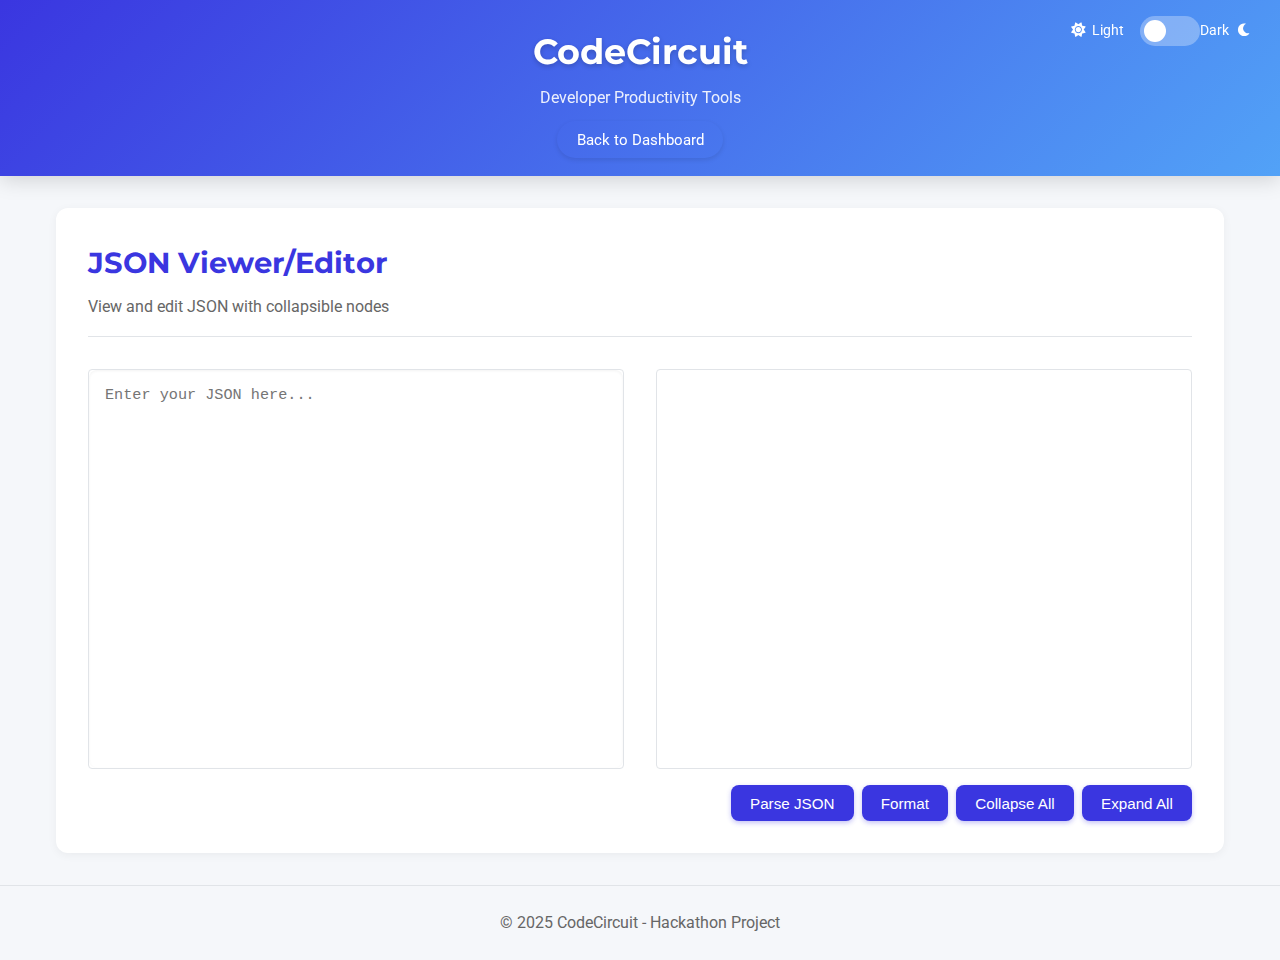
<file: tools/json-viewer/index.html>
<!DOCTYPE html>
<html lang="en">
<head>
    <meta charset="UTF-8">
    <meta name="viewport" content="width=device-width, initial-scale=1.0">
    <title>JSON Viewer/Editor - CodeCircuit</title>
    <link rel="stylesheet" href="../../styles/animations.css">
    <link rel="stylesheet" href="../../styles/main.css">
    <link rel="stylesheet" href="styles/json-viewer.css">
    <link rel="stylesheet" href="https://cdnjs.cloudflare.com/ajax/libs/font-awesome/6.0.0/css/all.min.css">
    <link rel="preconnect" href="https://fonts.googleapis.com">
    <link rel="preconnect" href="https://fonts.gstatic.com" crossorigin>
    <link href="https://fonts.googleapis.com/css2?family=Montserrat:wght@400;500;600;700&family=Roboto:wght@300;400;500;700&display=swap" rel="stylesheet">
</head>
<body>
    <header>
        <div class="logo">
            <h1>CodeCircuit</h1>
            <p>Developer Productivity Tools</p>
        </div>
        <div class="theme-switch-container">
            <span class="theme-label">
                <i class="fas fa-sun theme-icon"></i>
                <span class="theme-text">Light</span>
            </span>
            <label class="theme-switch">
                <input type="checkbox" id="theme-toggle">
                <span class="slider"></span>
            </label>
            <span class="theme-label">
                <span class="theme-text">Dark</span>
                <i class="fas fa-moon theme-icon"></i>
            </span>
        </div>
        <nav>
            <ul>
                <li><a href="../../index.html">Back to Dashboard</a></li>
            </ul>
        </nav>
    </header>

    <main>
        <!-- JSON Viewer -->
        <section class="tool-section active" id="json-viewer">
            <div class="tool-header">
                <h2>JSON Viewer/Editor</h2>
                <p>View and edit JSON with collapsible nodes</p>
            </div>
            <div class="tool-content">
                <div class="json-container">
                    <div class="json-editor">
                        <textarea id="json-input" placeholder="Enter your JSON here..."></textarea>
                    </div>
                    <div class="json-viewer">
                        <div id="json-output"></div>
                    </div>
                </div>
                <div class="json-controls">
                    <button id="parse-json-btn">Parse JSON</button>
                    <button id="format-json-btn">Format</button>
                    <button id="collapse-json-btn">Collapse All</button>
                    <button id="expand-json-btn">Expand All</button>
                </div>
            </div>
        </section>
    </main>

    <footer>
        <p>&copy; 2025 CodeCircuit - Hackathon Project</p>
    </footer>

    <script src="../../scripts/theme-switcher.js"></script>
    <script src="../../scripts/style-helpers.js"></script>
    <script src="scripts/json-viewer.js"></script>
</body>
</html>
</file>
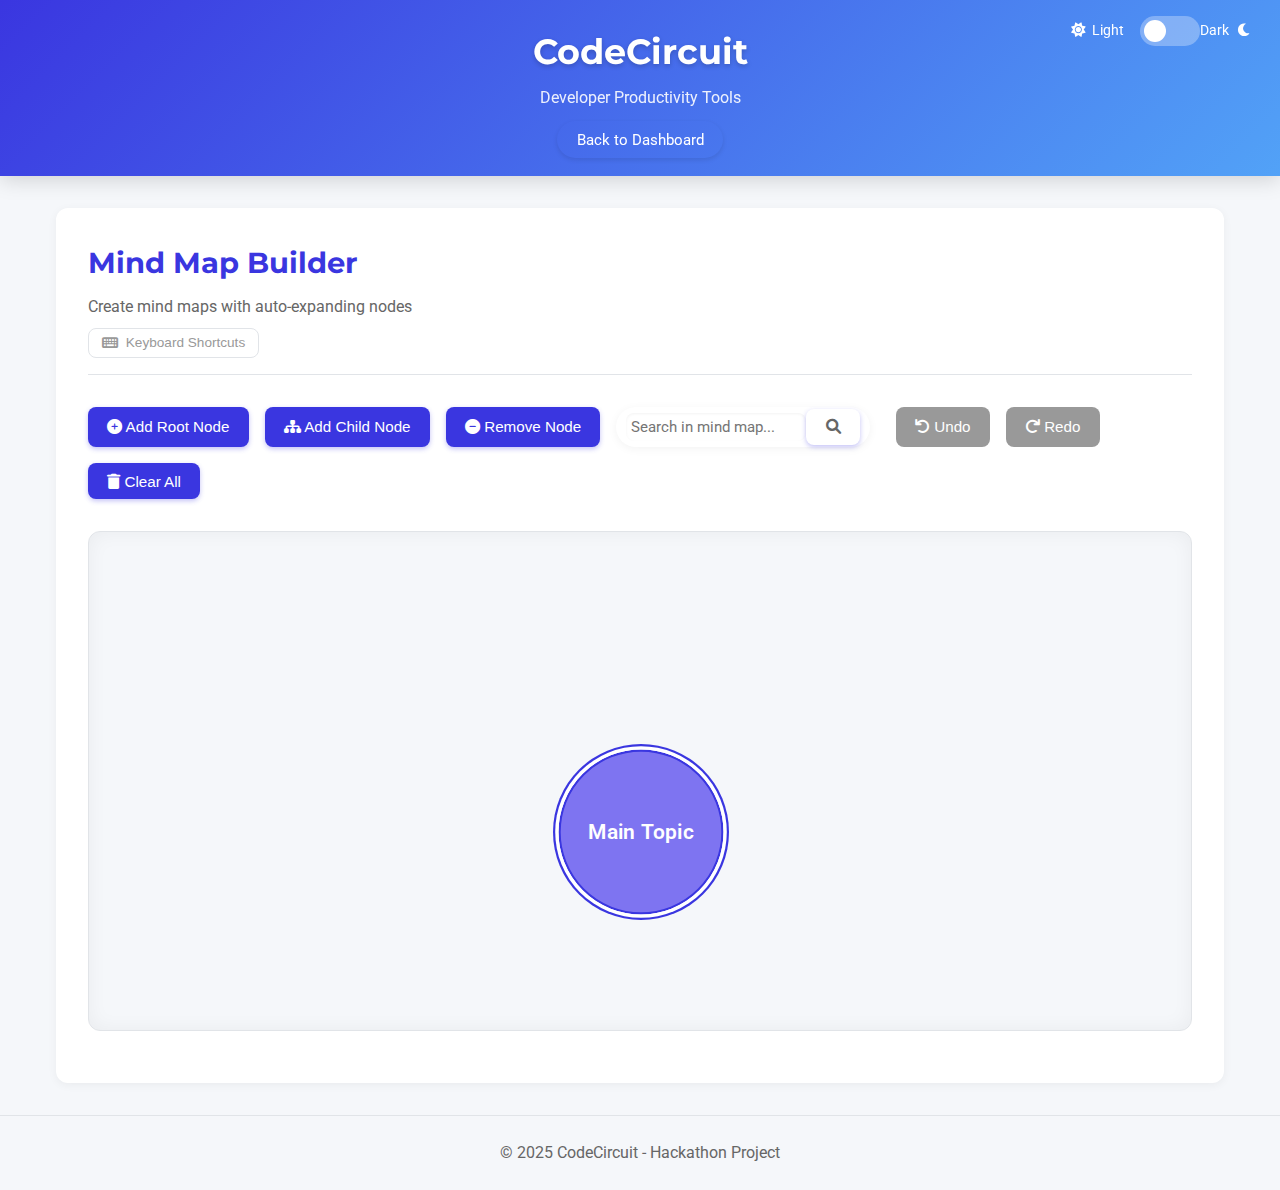
<file: tools/mindmap/index.html>
<!DOCTYPE html>
<html lang="en">
<head>
    <meta charset="UTF-8">
    <meta name="viewport" content="width=device-width, initial-scale=1.0">
    <title>Mind Map Builder - CodeCircuit</title>
    <link rel="stylesheet" href="../../styles/animations.css">
    <link rel="stylesheet" href="../../styles/main.css">
    <link rel="stylesheet" href="styles/mindmap.css">
    <link rel="stylesheet" href="https://cdnjs.cloudflare.com/ajax/libs/font-awesome/6.0.0/css/all.min.css">
    <link rel="preconnect" href="https://fonts.googleapis.com">
    <link rel="preconnect" href="https://fonts.gstatic.com" crossorigin>
    <link href="https://fonts.googleapis.com/css2?family=Montserrat:wght@400;500;600;700&family=Roboto:wght@300;400;500;700&display=swap" rel="stylesheet">
</head>
<body>
    <header>
        <div class="logo">
            <h1>CodeCircuit</h1>
            <p>Developer Productivity Tools</p>
        </div>
        <div class="theme-switch-container">
            <span class="theme-label">
                <i class="fas fa-sun theme-icon"></i>
                <span class="theme-text">Light</span>
            </span>
            <label class="theme-switch">
                <input type="checkbox" id="theme-toggle">
                <span class="slider"></span>
            </label>
            <span class="theme-label">
                <span class="theme-text">Dark</span>
                <i class="fas fa-moon theme-icon"></i>
            </span>
        </div>
        <nav>
            <ul>
                <li><a href="../../index.html">Back to Dashboard</a></li>
            </ul>
        </nav>
    </header>

    <main>
        <!-- Mind Map -->
        <section class="tool-section active" id="mindmap">
            <div class="tool-header">
                <h2>Mind Map Builder</h2>
                <p>Create mind maps with auto-expanding nodes</p>
                <div class="shortcuts-info">
                    <button id="show-mindmap-shortcuts" class="help-btn" title="View Keyboard Shortcuts">
                        <i class="fas fa-keyboard"></i> Keyboard Shortcuts
                    </button>
                    <div class="shortcuts-tooltip" id="mindmap-shortcuts-tooltip">
                        <h4>Keyboard Shortcuts</h4>
                        <ul>
                            <li><kbd>Ctrl</kbd> + <kbd>Z</kbd> - Undo last action</li>
                            <li><kbd>Ctrl</kbd> + <kbd>Y</kbd> - Redo last undone action</li>
                            <li><kbd>Ctrl</kbd> + <kbd>F</kbd> - Search in mind map</li>
                            <li><kbd>Esc</kbd> - Clear selection</li>
                            <li>Double-click node text - Edit node content</li>
                            <li>Click node - Select node</li>
                            <li>Drag node - Reposition node</li>
                        </ul>
                        <div class="tooltip-arrow"></div>
                    </div>
                </div>
            </div>
            <div class="tool-content">
                <div class="mindmap-controls">
                    <button id="add-root-node" title="Add a new root node"><i class="fas fa-plus-circle"></i> Add Root Node</button>
                    <button id="add-child-node" disabled title="Add a child to selected node"><i class="fas fa-sitemap"></i> Add Child Node</button>
                    <button id="remove-node" disabled title="Remove selected node"><i class="fas fa-minus-circle"></i> Remove Node</button>
                    <div class="mindmap-search">
                        <input type="text" id="mindmap-search-input" placeholder="Search in mind map...">
                        <button id="mindmap-search-btn" title="Search for nodes"><i class="fas fa-search"></i></button>
                    </div>
                    <button id="undo-mindmap" title="Undo last action"><i class="fas fa-undo"></i> Undo</button>
                    <button id="redo-mindmap" title="Redo last action"><i class="fas fa-redo"></i> Redo</button>
                    <button id="clear-mindmap" title="Clear entire mind map"><i class="fas fa-trash"></i> Clear All</button>
                </div>
                <div class="mindmap-container" id="mindmap-container"></div>
            </div>
        </section>
    </main>

    <footer>
        <p>&copy; 2025 CodeCircuit - Hackathon Project</p>
    </footer>

    <script src="../../scripts/theme-switcher.js"></script>
    <script src="../../scripts/style-helpers.js"></script>
    <script src="scripts/simple-mindmap.js"></script>
</body>
</html>
</file>
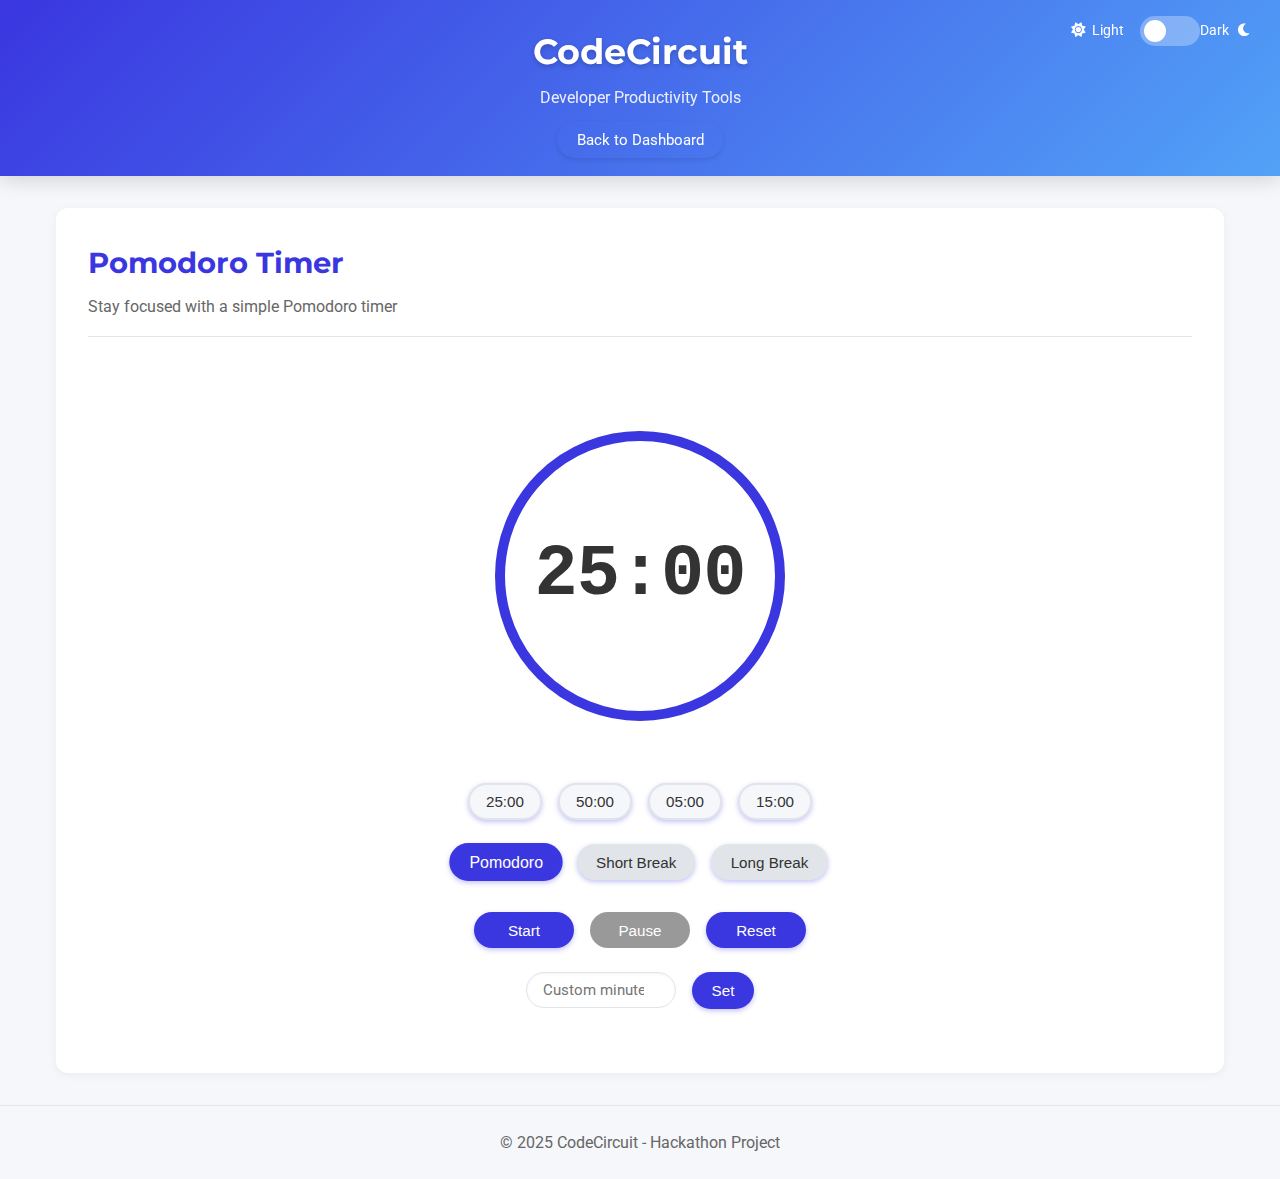
<file: tools/pomodoro/index.html>
<!DOCTYPE html>
<html lang="en">
<head>
    <meta charset="UTF-8">
    <meta name="viewport" content="width=device-width, initial-scale=1.0">
    <title>Pomodoro Timer - CodeCircuit</title>
    <link rel="stylesheet" href="../../styles/animations.css">
    <link rel="stylesheet" href="../../styles/main.css">
    <link rel="stylesheet" href="styles/pomodoro.css">
    <link rel="stylesheet" href="https://cdnjs.cloudflare.com/ajax/libs/font-awesome/6.0.0/css/all.min.css">
    <link rel="preconnect" href="https://fonts.googleapis.com">
    <link rel="preconnect" href="https://fonts.gstatic.com" crossorigin>
    <link href="https://fonts.googleapis.com/css2?family=Montserrat:wght@400;500;600;700&family=Roboto:wght@300;400;500;700&display=swap" rel="stylesheet">
</head>
<body>
    <header>
        <div class="logo">
            <h1>CodeCircuit</h1>
            <p>Developer Productivity Tools</p>
        </div>
        <div class="theme-switch-container">
            <span class="theme-label">
                <i class="fas fa-sun theme-icon"></i>
                <span class="theme-text">Light</span>
            </span>
            <label class="theme-switch">
                <input type="checkbox" id="theme-toggle">
                <span class="slider"></span>
            </label>
            <span class="theme-label">
                <span class="theme-text">Dark</span>
                <i class="fas fa-moon theme-icon"></i>
            </span>
        </div>
        <nav>
            <ul>
                <li><a href="../../index.html">Back to Dashboard</a></li>
            </ul>
        </nav>
    </header>

    <main>
        <!-- Pomodoro Timer -->
        <section class="tool-section active" id="pomodoro">
            <div class="tool-header">
                <h2>Pomodoro Timer</h2>
                <p>Stay focused with a simple Pomodoro timer</p>
            </div>
            <div class="tool-content">
                <div class="pomodoro-container">
                    <div class="timer-circle">
                        <div class="timer-dial">
                            <div class="timer-progress-ring">
                                <svg class="timer-svg" width="350" height="350">
                                    <circle class="timer-path-elapsed" cx="175" cy="175" r="140" stroke-width="8" />
                                    <circle class="timer-path-remaining" cx="175" cy="175" r="140" stroke-width="10" />
                                </svg>
                                <div class="timer-display">
                                    <span id="minutes">25</span>:<span id="seconds">00</span>
                                </div>
                            </div>
                        </div>
                    </div>
                    <div class="timer-presets">
                        <button class="preset-btn" data-minutes="25">25:00</button>
                        <button class="preset-btn" data-minutes="50">50:00</button>
                        <button class="preset-btn" data-minutes="5">05:00</button>
                        <button class="preset-btn" data-minutes="15">15:00</button>
                    </div>
                    <div class="timer-mode">
                        <button id="pomodoro-btn" class="active-mode">Pomodoro</button>
                        <button id="short-break-btn">Short Break</button>
                        <button id="long-break-btn">Long Break</button>
                    </div>
                    <div class="timer-controls">
                        <button id="start-timer-btn">Start</button>
                        <button id="pause-timer-btn" disabled>Pause</button>
                        <button id="reset-timer-btn">Reset</button>
                    </div>
                    <div class="timer-custom">
                        <input type="number" id="custom-minutes" min="1" max="120" placeholder="Custom minutes">
                        <button id="set-custom-time">Set</button>
                    </div>
                </div>
            </div>
        </section>
    </main>

    <footer>
        <p>&copy; 2025 CodeCircuit - Hackathon Project</p>
    </footer>

    <script src="../../scripts/theme-switcher.js"></script>
    <script src="../../scripts/style-helpers.js"></script>
    <script src="scripts/pomodoro.js"></script>
</body>
</html>
</file>
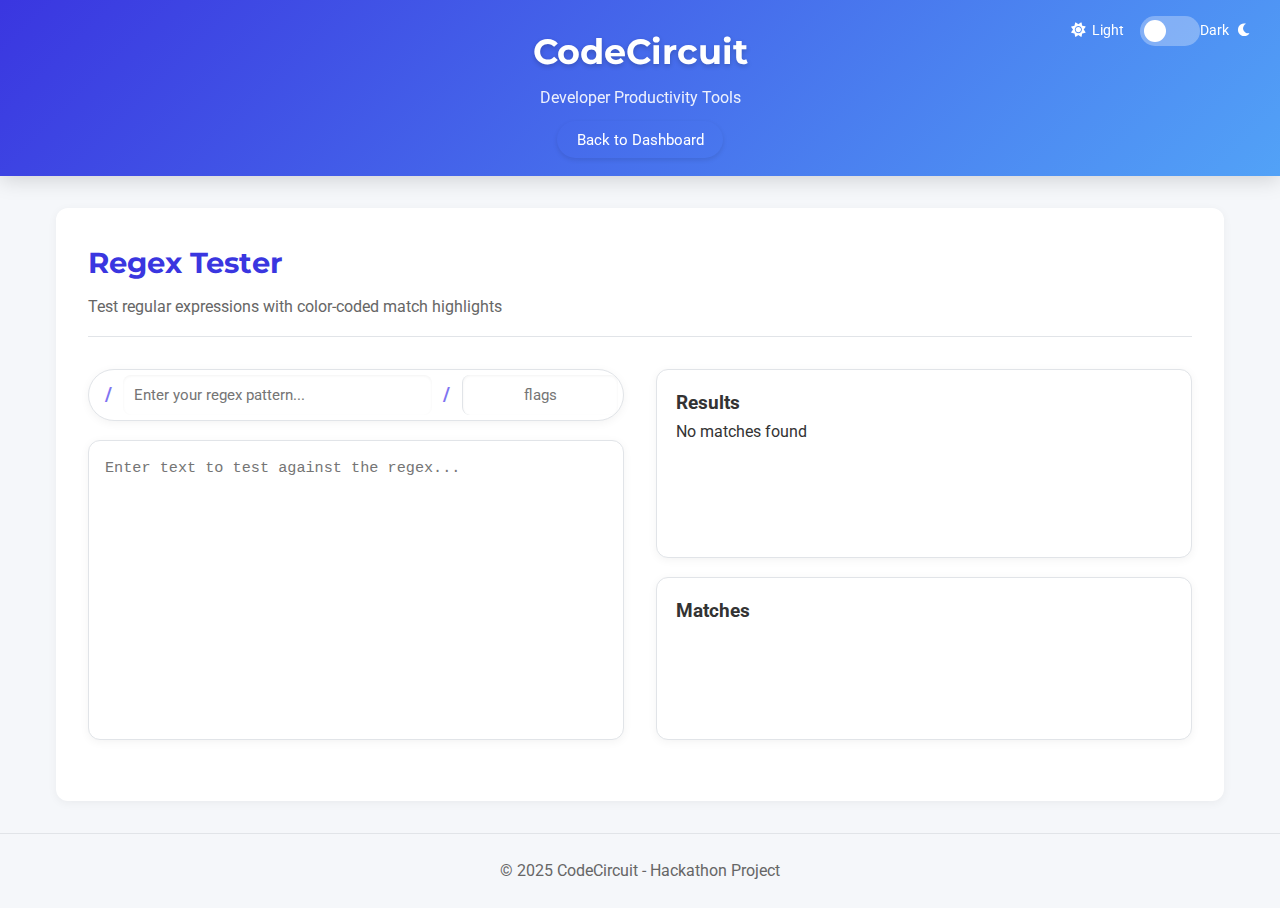
<file: tools/regex/index.html>
<!DOCTYPE html>
<html lang="en">
<head>
    <meta charset="UTF-8">
    <meta name="viewport" content="width=device-width, initial-scale=1.0">
    <title>Regex Tester - CodeCircuit</title>
    <link rel="stylesheet" href="../../styles/animations.css">
    <link rel="stylesheet" href="../../styles/main.css">
    <link rel="stylesheet" href="styles/regex.css">
    <link rel="stylesheet" href="https://cdnjs.cloudflare.com/ajax/libs/font-awesome/6.0.0/css/all.min.css">
    <link rel="preconnect" href="https://fonts.googleapis.com">
    <link rel="preconnect" href="https://fonts.gstatic.com" crossorigin>
    <link href="https://fonts.googleapis.com/css2?family=Montserrat:wght@400;500;600;700&family=Roboto:wght@300;400;500;700&display=swap" rel="stylesheet">
</head>
<body>
    <header>
        <div class="logo">
            <h1>CodeCircuit</h1>
            <p>Developer Productivity Tools</p>
        </div>
        <div class="theme-switch-container">
            <span class="theme-label">
                <i class="fas fa-sun theme-icon"></i>
                <span class="theme-text">Light</span>
            </span>
            <label class="theme-switch">
                <input type="checkbox" id="theme-toggle">
                <span class="slider"></span>
            </label>
            <span class="theme-label">
                <span class="theme-text">Dark</span>
                <i class="fas fa-moon theme-icon"></i>
            </span>
        </div>
        <nav>
            <ul>
                <li><a href="../../index.html">Back to Dashboard</a></li>
            </ul>
        </nav>
    </header>

    <main>
        <!-- Regex Tester -->
        <section class="tool-section active" id="regex">
            <div class="tool-header">
                <h2>Regex Tester</h2>
                <p>Test regular expressions with color-coded match highlights</p>
            </div>
            <div class="tool-content">
                <div class="regex-container">
                    <div class="regex-input">
                        <div class="regex-pattern">
                            <span>/</span>
                            <input type="text" id="regex-pattern" placeholder="Enter your regex pattern...">
                            <span>/</span>
                            <input type="text" id="regex-flags" placeholder="flags" maxlength="5">
                        </div>
                        <textarea id="regex-test-input" placeholder="Enter text to test against the regex..."></textarea>
                    </div>
                    <div class="regex-output">
                        <div class="regex-results">
                            <h3>Results</h3>
                            <div id="regex-match-count">No matches found</div>
                            <div id="regex-highlighted"></div>
                        </div>
                        <div class="regex-matches">
                            <h3>Matches</h3>
                            <div id="regex-matches-list"></div>
                        </div>
                    </div>
                </div>
            </div>
        </section>
    </main>

    <footer>
        <p>&copy; 2025 CodeCircuit - Hackathon Project</p>
    </footer>

    <script src="../../scripts/theme-switcher.js"></script>
    <script src="../../scripts/style-helpers.js"></script>
    <script src="scripts/regex.js"></script>
</body>
</html>
</file>
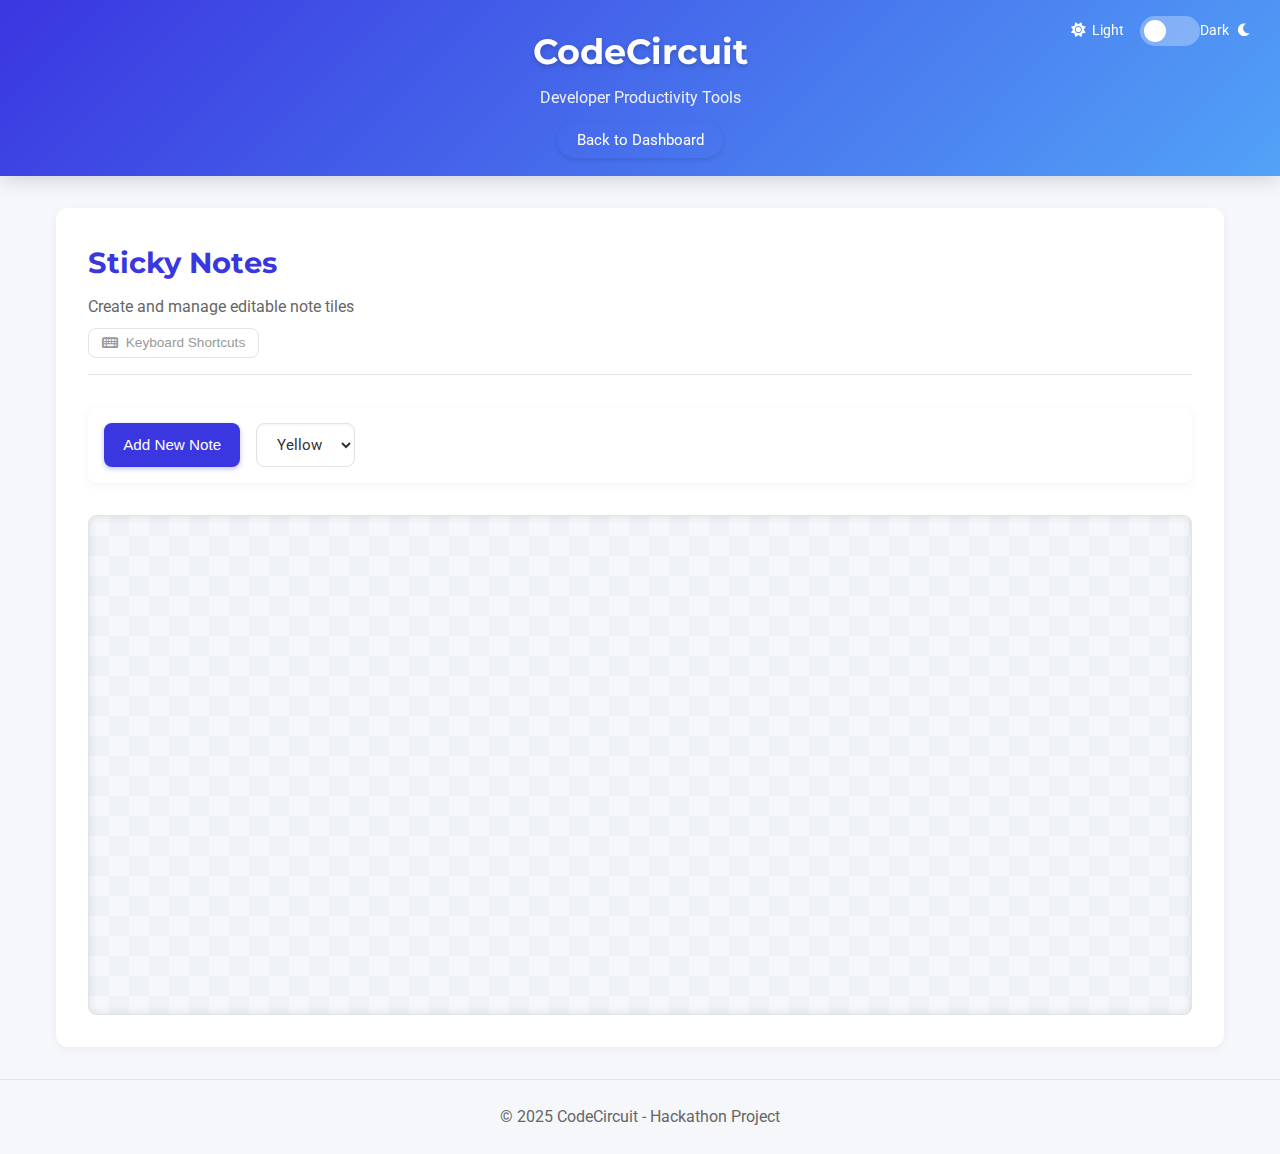
<file: tools/sticky-notes/index.html>
<!DOCTYPE html>
<html lang="en">
<head>
    <meta charset="UTF-8">
    <meta name="viewport" content="width=device-width, initial-scale=1.0">
    <title>Sticky Notes - CodeCircuit</title>
    <link rel="stylesheet" href="../../styles/animations.css">
    <link rel="stylesheet" href="../../styles/main.css">
    <link rel="stylesheet" href="styles/sticky-notes.css">
    <link rel="stylesheet" href="https://cdnjs.cloudflare.com/ajax/libs/font-awesome/6.0.0/css/all.min.css">
    <link rel="preconnect" href="https://fonts.googleapis.com">
    <link rel="preconnect" href="https://fonts.gstatic.com" crossorigin>
    <link href="https://fonts.googleapis.com/css2?family=Montserrat:wght@400;500;600;700&family=Roboto:wght@300;400;500;700&display=swap" rel="stylesheet">
</head>
<body>
    <header>
        <div class="logo">
            <h1>CodeCircuit</h1>
            <p>Developer Productivity Tools</p>
        </div>
        <div class="theme-switch-container">
            <span class="theme-label">
                <i class="fas fa-sun theme-icon"></i>
                <span class="theme-text">Light</span>
            </span>
            <label class="theme-switch">
                <input type="checkbox" id="theme-toggle">
                <span class="slider"></span>
            </label>
            <span class="theme-label">
                <span class="theme-text">Dark</span>
                <i class="fas fa-moon theme-icon"></i>
            </span>
        </div>
        <nav>
            <ul>
                <li><a href="../../index.html">Back to Dashboard</a></li>
            </ul>
        </nav>
    </header>

    <main>
        <!-- Sticky Notes -->
        <section class="tool-section active" id="sticky-notes">
            <div class="tool-header">
                <h2>Sticky Notes</h2>
                <p>Create and manage editable note tiles</p>
                <div class="shortcuts-info">
                    <button id="show-note-shortcuts" class="help-btn" title="View Keyboard Shortcuts">
                        <i class="fas fa-keyboard"></i> Keyboard Shortcuts
                    </button>
                    <div class="shortcuts-tooltip" id="note-shortcuts-tooltip">
                        <h4>Keyboard Shortcuts</h4>
                        <ul>
                            <li><kbd>Ctrl</kbd> + <kbd>N</kbd> - Create new note</li>
                            <li><kbd>Ctrl</kbd> + <kbd>Shift</kbd> + <kbd>D</kbd> - Delete focused note</li>
                            <li><kbd>Ctrl</kbd> + <kbd>Space</kbd> - Change note color</li>
                        </ul>
                        <div class="tooltip-arrow"></div>
                    </div>
                </div>
            </div>
            <div class="tool-content">
                <div class="sticky-notes-controls">
                    <button id="add-note-btn">Add New Note</button>
                    <select id="note-color">
                        <option value="#FFEB3B">Yellow</option>
                        <option value="#81C784">Green</option>
                        <option value="#64B5F6">Blue</option>
                        <option value="#E57373">Red</option>
                        <option value="#BA68C8">Purple</option>
                    </select>
                </div>
                <div class="sticky-notes-container" id="notes-container"></div>
            </div>
        </section>
    </main>

    <footer>
        <p>&copy; 2025 CodeCircuit - Hackathon Project</p>
    </footer>

    <script src="../../scripts/theme-switcher.js"></script>
    <script src="../../scripts/style-helpers.js"></script>
    <script src="scripts/sticky-notes.js"></script>
</body>
</html>
</file>
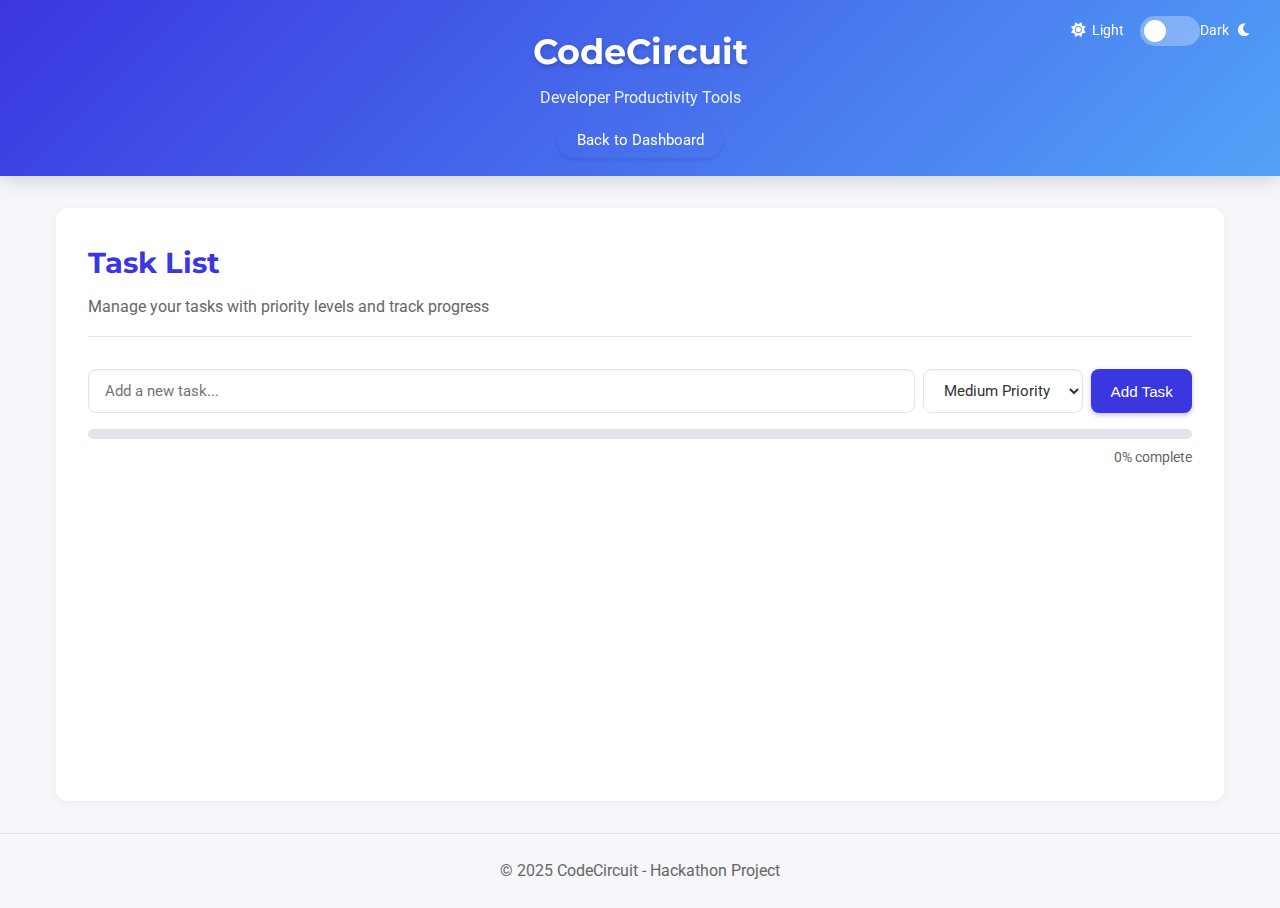
<file: tools/task-list/index.html>
<!DOCTYPE html>
<html lang="en">
<head>
    <meta charset="UTF-8">
    <meta name="viewport" content="width=device-width, initial-scale=1.0">
    <title>Task List - CodeCircuit</title>
    <link rel="stylesheet" href="../../styles/animations.css">
    <link rel="stylesheet" href="../../styles/main.css">
    <link rel="stylesheet" href="styles/task-list.css">
    <link rel="stylesheet" href="https://cdnjs.cloudflare.com/ajax/libs/font-awesome/6.0.0/css/all.min.css">
    <link rel="preconnect" href="https://fonts.googleapis.com">
    <link rel="preconnect" href="https://fonts.gstatic.com" crossorigin>
    <link href="https://fonts.googleapis.com/css2?family=Montserrat:wght@400;500;600;700&family=Roboto:wght@300;400;500;700&display=swap" rel="stylesheet">
</head>
<body>
    <header>
        <div class="logo">
            <h1>CodeCircuit</h1>
            <p>Developer Productivity Tools</p>
        </div>
        <div class="theme-switch-container">
            <span class="theme-label">
                <i class="fas fa-sun theme-icon"></i>
                <span class="theme-text">Light</span>
            </span>
            <label class="theme-switch">
                <input type="checkbox" id="theme-toggle">
                <span class="slider"></span>
            </label>
            <span class="theme-label">
                <span class="theme-text">Dark</span>
                <i class="fas fa-moon theme-icon"></i>
            </span>
        </div>
        <nav>
            <ul>
                <li><a href="../../index.html">Back to Dashboard</a></li>
            </ul>
        </nav>
    </header>

    <main>
        <!-- Task List -->
        <section class="tool-section active" id="task-list">
            <div class="tool-header">
                <h2>Task List</h2>
                <p>Manage your tasks with priority levels and track progress</p>
            </div>
            <div class="tool-content">
                <div class="task-input-area">
                    <input type="text" id="task-input" placeholder="Add a new task...">
                    <select id="task-priority">
                        <option value="low">Low Priority</option>
                        <option value="medium" selected>Medium Priority</option>
                        <option value="high">High Priority</option>
                    </select>
                    <button id="add-task-btn">Add Task</button>
                </div>
                <div class="task-progress">
                    <div class="progress-bar">
                        <div class="progress-filled" style="width: 0%"></div>
                    </div>
                    <div class="progress-text">0% complete</div>
                </div>
                <div class="task-list-container">
                    <ul id="tasks-container"></ul>
                </div>
            </div>
        </section>
    </main>

    <footer>
        <p>&copy; 2025 CodeCircuit - Hackathon Project</p>
    </footer>

    <script src="../../scripts/theme-switcher.js"></script>
    <script src="../../scripts/style-helpers.js"></script>
    <script src="scripts/task-list.js"></script>
</body>
</html>
</file>
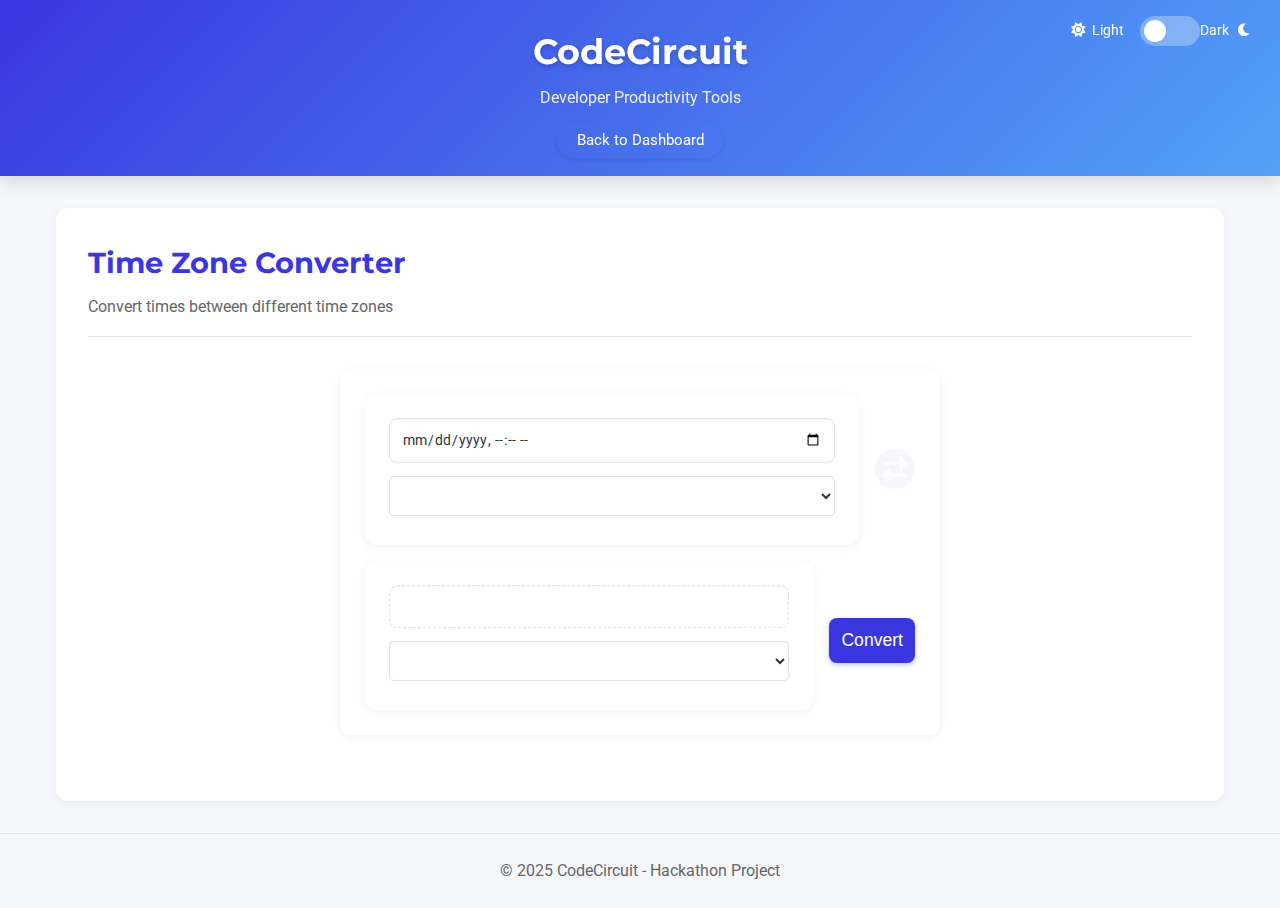
<file: tools/timezone/index.html>
<!DOCTYPE html>
<html lang="en">
<head>
    <meta charset="UTF-8">
    <meta name="viewport" content="width=device-width, initial-scale=1.0">
    <title>Time Zone Converter - CodeCircuit</title>
    <link rel="stylesheet" href="../../styles/animations.css">
    <link rel="stylesheet" href="../../styles/main.css">
    <link rel="stylesheet" href="styles/timezone.css">
    <link rel="stylesheet" href="https://cdnjs.cloudflare.com/ajax/libs/font-awesome/6.0.0/css/all.min.css">
    <link rel="preconnect" href="https://fonts.googleapis.com">
    <link rel="preconnect" href="https://fonts.gstatic.com" crossorigin>
    <link href="https://fonts.googleapis.com/css2?family=Montserrat:wght@400;500;600;700&family=Roboto:wght@300;400;500;700&display=swap" rel="stylesheet">
</head>
<body>
    <header>
        <div class="logo">
            <h1>CodeCircuit</h1>
            <p>Developer Productivity Tools</p>
        </div>
        <div class="theme-switch-container">
            <span class="theme-label">
                <i class="fas fa-sun theme-icon"></i>
                <span class="theme-text">Light</span>
            </span>
            <label class="theme-switch">
                <input type="checkbox" id="theme-toggle">
                <span class="slider"></span>
            </label>
            <span class="theme-label">
                <span class="theme-text">Dark</span>
                <i class="fas fa-moon theme-icon"></i>
            </span>
        </div>
        <nav>
            <ul>
                <li><a href="../../index.html">Back to Dashboard</a></li>
            </ul>
        </nav>
    </header>

    <main>
        <!-- Time Zone Converter -->
        <section class="tool-section active" id="timezone">
            <div class="tool-header">
                <h2>Time Zone Converter</h2>
                <p>Convert times between different time zones</p>
            </div>
            <div class="tool-content">
                <div class="timezone-container">
                    <div class="timezone-input">
                        <input type="datetime-local" id="time-input">
                        <select id="from-timezone"></select>
                    </div>
                    <div class="timezone-equals" title="Swap time zones">
                        <i class="fas fa-exchange-alt"></i>
                    </div>
                    <div class="timezone-output">
                        <input type="text" id="time-output" disabled>
                        <select id="to-timezone"></select>
                    </div>
                    <button id="convert-time-btn">Convert</button>
                </div>
            </div>
        </section>
    </main>

    <footer>
        <p>&copy; 2025 CodeCircuit - Hackathon Project</p>
    </footer>

    <script src="../../scripts/theme-switcher.js"></script>
    <script src="../../scripts/style-helpers.js"></script>
    <script src="scripts/timezone.js"></script>
</body>
</html>
</file>
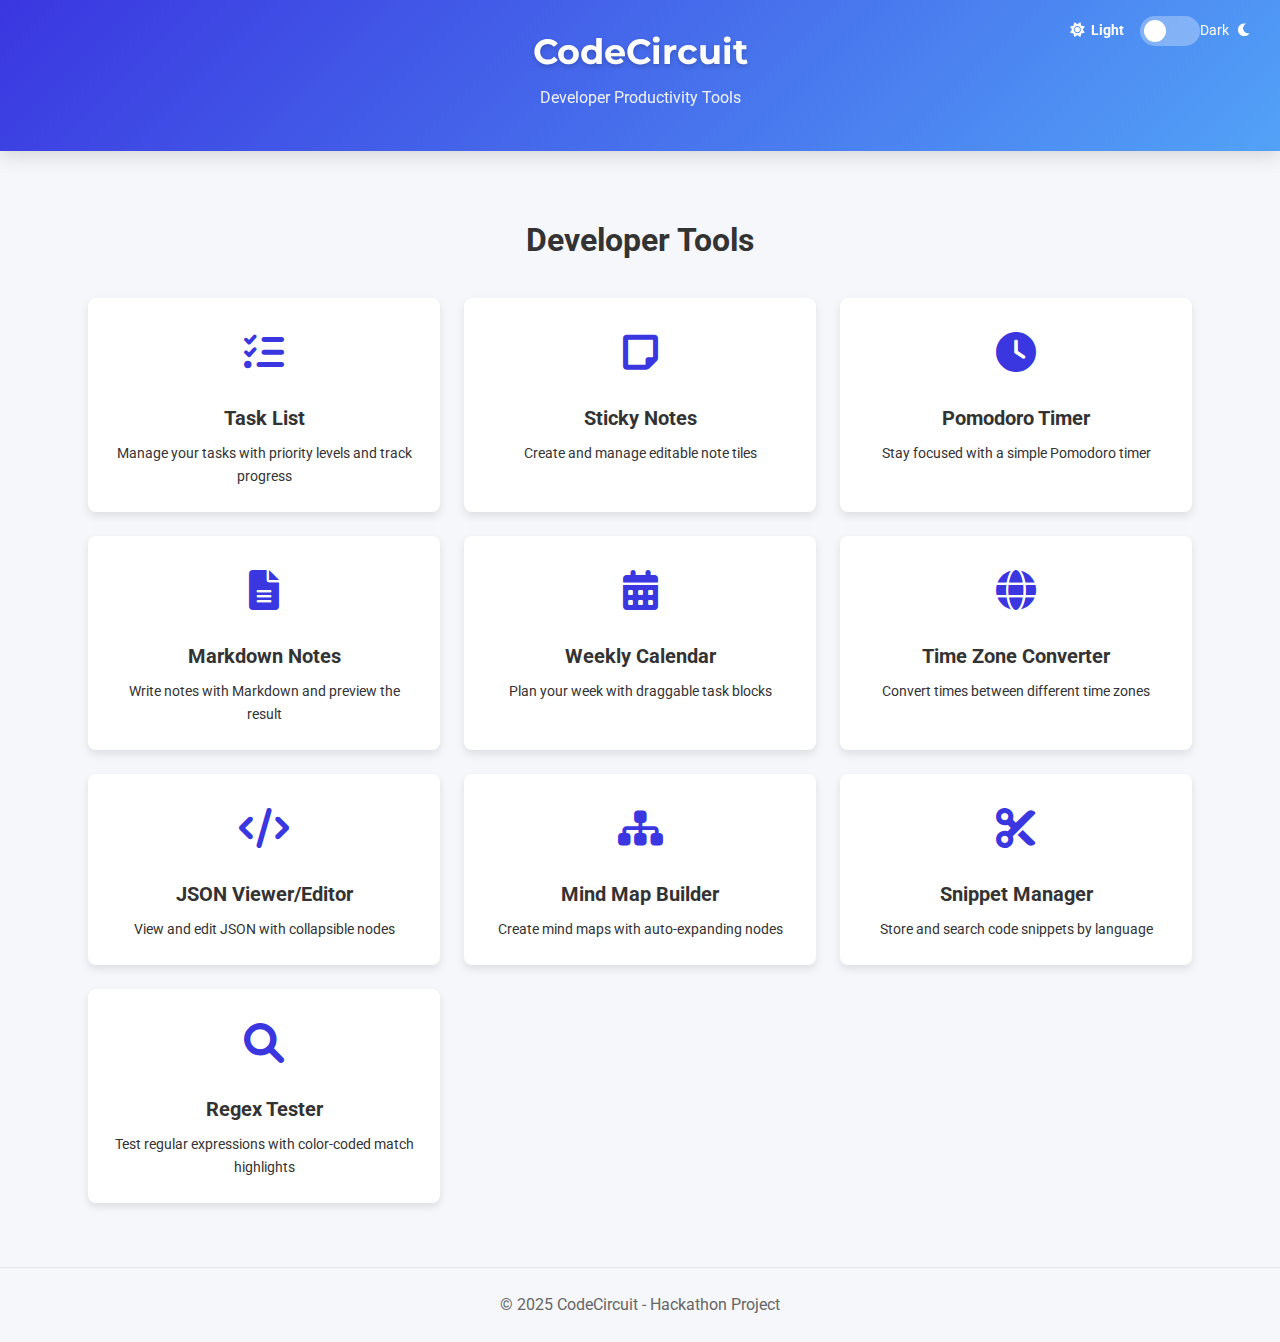
<file: index-new.html>
<!DOCTYPE html>
<html lang="en">
<head>
    <meta charset="UTF-8">
    <meta name="viewport" content="width=device-width, initial-scale=1.0">
    <title>CodeCircuit - Developer Productivity Tools</title>    <link rel="stylesheet" href="styles/animations.css">
    <link rel="stylesheet" href="styles/main.css">
    <link rel="stylesheet" href="styles/dashboard.css">
    <link rel="stylesheet" href="https://cdnjs.cloudflare.com/ajax/libs/font-awesome/6.0.0/css/all.min.css">
    <link rel="preconnect" href="https://fonts.googleapis.com">
    <link rel="preconnect" href="https://fonts.gstatic.com" crossorigin>
    <link href="https://fonts.googleapis.com/css2?family=Montserrat:wght@400;500;600;700&family=Roboto:wght@300;400;500;700&display=swap" rel="stylesheet">
</head>
<body>
    <header>
        <div class="logo">
            <h1>CodeCircuit</h1>
            <p>Developer Productivity Tools</p>
        </div>
        <div class="theme-switch-container">
            <span class="theme-label">
                <i class="fas fa-sun theme-icon"></i>
                <span class="theme-text">Light</span>
            </span>
            <label class="theme-switch">
                <input type="checkbox" id="theme-toggle">
                <span class="slider"></span>
            </label>
            <span class="theme-label">
                <span class="theme-text">Dark</span>
                <i class="fas fa-moon theme-icon"></i>
            </span>
        </div>
    </header>

    <main>
        <section class="tools-dashboard">
            <h2>Developer Tools</h2>
            <div class="tools-grid">
                <a href="tools/task-list/index.html" class="tool-card">
                    <div class="tool-icon"><i class="fas fa-tasks"></i></div>
                    <h3>Task List</h3>
                    <p>Manage your tasks with priority levels and track progress</p>
                </a>
                <a href="tools/sticky-notes/index.html" class="tool-card">
                    <div class="tool-icon"><i class="fas fa-sticky-note"></i></div>
                    <h3>Sticky Notes</h3>
                    <p>Create and manage editable note tiles</p>
                </a>
                <a href="tools/pomodoro/index.html" class="tool-card">
                    <div class="tool-icon"><i class="fas fa-clock"></i></div>
                    <h3>Pomodoro Timer</h3>
                    <p>Stay focused with a simple Pomodoro timer</p>
                </a>
                <a href="tools/markdown/index.html" class="tool-card">
                    <div class="tool-icon"><i class="fas fa-file-alt"></i></div>
                    <h3>Markdown Notes</h3>
                    <p>Write notes with Markdown and preview the result</p>
                </a>
                <a href="tools/calendar/index.html" class="tool-card">
                    <div class="tool-icon"><i class="fas fa-calendar-alt"></i></div>
                    <h3>Weekly Calendar</h3>
                    <p>Plan your week with draggable task blocks</p>
                </a>
                <a href="tools/timezone/index.html" class="tool-card">
                    <div class="tool-icon"><i class="fas fa-globe"></i></div>
                    <h3>Time Zone Converter</h3>
                    <p>Convert times between different time zones</p>
                </a>
                <a href="tools/json-viewer/index.html" class="tool-card">
                    <div class="tool-icon"><i class="fas fa-code"></i></div>
                    <h3>JSON Viewer/Editor</h3>
                    <p>View and edit JSON with collapsible nodes</p>
                </a>
                <a href="tools/mindmap/index.html" class="tool-card">
                    <div class="tool-icon"><i class="fas fa-sitemap"></i></div>
                    <h3>Mind Map Builder</h3>
                    <p>Create mind maps with auto-expanding nodes</p>
                </a>
                <a href="tools/snippets/index.html" class="tool-card">
                    <div class="tool-icon"><i class="fas fa-cut"></i></div>
                    <h3>Snippet Manager</h3>
                    <p>Store and search code snippets by language</p>
                </a>
                <a href="tools/regex/index.html" class="tool-card">
                    <div class="tool-icon"><i class="fas fa-search"></i></div>
                    <h3>Regex Tester</h3>
                    <p>Test regular expressions with color-coded match highlights</p>
                </a>
            </div>
        </section>
    </main>

    <footer>
        <p>&copy; 2025 CodeCircuit - Hackathon Project</p>
    </footer>
    
    <script src="scripts/theme-switcher.js"></script>
    <script src="scripts/style-helpers.js"></script>
    <script src="scripts/main.js"></script>
</body>
</html>
</file>
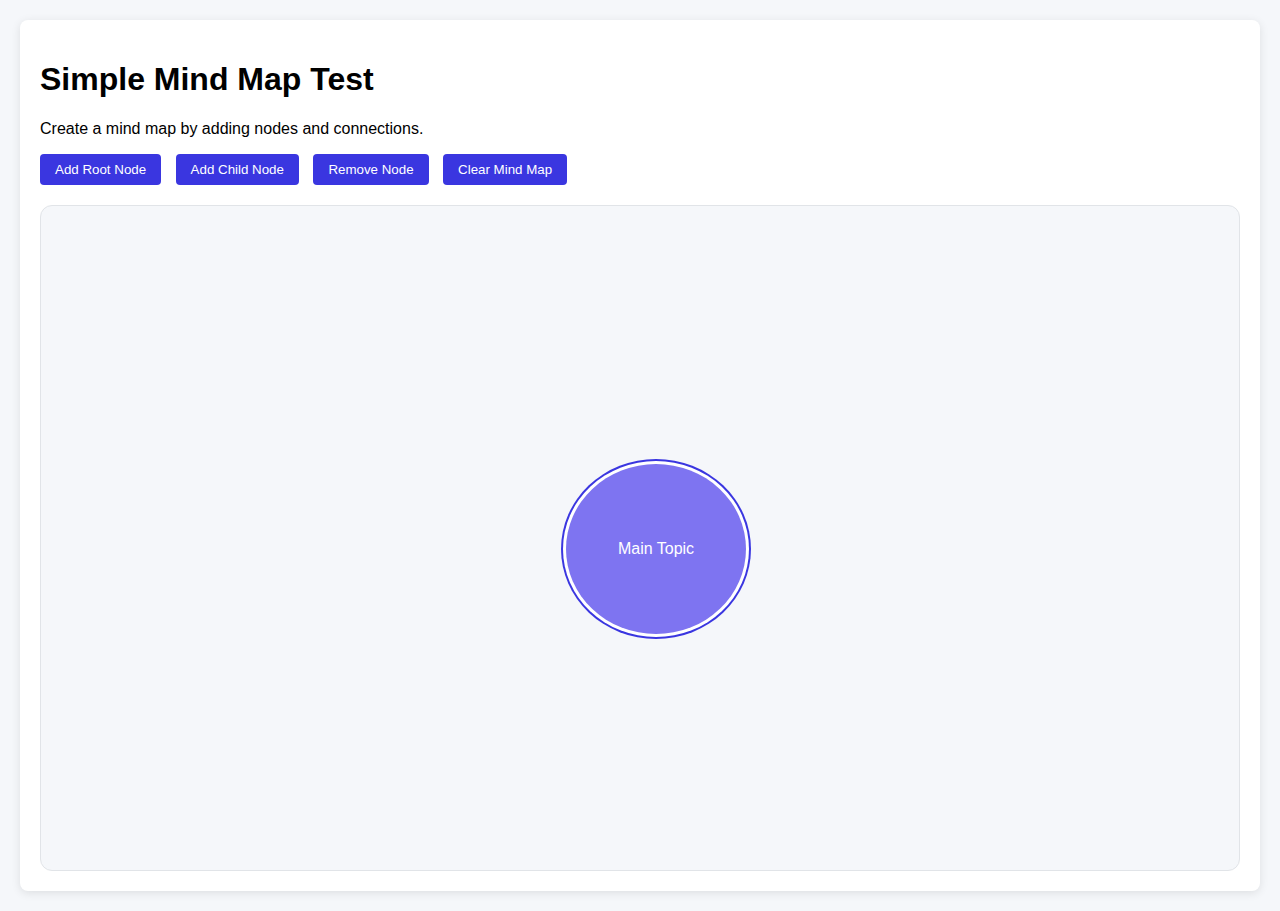
<file: mindmap-test.html>
<!DOCTYPE html>
<html lang="en">
<head>
    <meta charset="UTF-8">
    <meta name="viewport" content="width=device-width, initial-scale=1.0">
    <title>Mind Map Test</title>
    <style>
        /* Base styles */
        :root {
            --primary-color: #3a36e0;
            --accent-color: #7e74f1;
            --border-color: #e1e4e8;
            --light-bg: #f5f7fa;
            --shadow: 0 2px 10px rgba(0, 0, 0, 0.05);
        }
        
        body {
            font-family: Arial, sans-serif;
            margin: 0;
            padding: 20px;
            background-color: #f5f7fa;
        }
        
        .container {
            max-width: 1200px;
            margin: 0 auto;
            padding: 20px;
            background-color: white;
            border-radius: 8px;
            box-shadow: 0 2px 10px rgba(0, 0, 0, 0.1);
        }
        
        button {
            background-color: #3a36e0;
            color: white;
            border: none;
            padding: 8px 15px;
            margin-right: 10px;
            border-radius: 4px;
            cursor: pointer;
        }
        
        button:hover {
            background-color: #2d2ab3;
        }
        
        button[disabled] {
            opacity: 0.5;
            cursor: not-allowed;
        }
        
        /* Mind Map styles */
        .mindmap-container {
            min-height: 600px;
            border: 1px solid #e1e4e8;
            border-radius: 12px;
            padding: 2rem;
            overflow: auto;
            position: relative;
            background-color: #f5f7fa;
            margin-top: 20px;
        }
        
        .mindmap-node {
            position: absolute;
            padding: 10px 15px;
            border-radius: 8px;
            cursor: pointer;
            user-select: none;
            box-shadow: 0 2px 10px rgba(0, 0, 0, 0.1);
            z-index: 10;
            min-width: 120px;
            background-color: #3a36e0;
            color: white;
            display: flex;
            justify-content: center;
            align-items: center;
            text-align: center;
        }
        
        .mindmap-node.root-node {
            background-color: #7e74f1;
            border-radius: 50%;
            width: 150px;
            height: 150px;
        }
        
        .mindmap-node.selected {
            box-shadow: 0 0 0 3px white, 0 0 0 5px #3a36e0;
        }
        
        .mindmap-node.dragging {
            opacity: 0.8;
            z-index: 100;
        }
    </style>
</head>
<body>
    <div class="container">
        <h1>Simple Mind Map Test</h1>
        <p>Create a mind map by adding nodes and connections.</p>
        
        <div class="controls">
            <button id="add-root-node">Add Root Node</button>
            <button id="add-child-node" disabled>Add Child Node</button>
            <button id="remove-node" disabled>Remove Node</button>
            <button id="clear-mindmap">Clear Mind Map</button>
        </div>
        
        <div id="mindmap-container" class="mindmap-container"></div>
    </div>

    <script>
        // Simple Mind Map Implementation
        let mindmapNodes = [];
        let mindmapConnections = [];
        let selectedMindmapNode = null;
        let mindmapNodeCounter = 1;

        /**
         * Initialize a simple mind map
         */
        function initSimpleMindMap() {
            console.log("Initializing simple mind map...");
            
            // Clear any existing nodes
            mindmapNodes = [];
            mindmapConnections = [];
            selectedMindmapNode = null;
            mindmapNodeCounter = 1;
            
            // Get the container
            const container = document.getElementById('mindmap-container');
            if (!container) {
                console.error("Mind map container not found!");
                return;
            }
            
            // Clear the container
            container.innerHTML = '';
            
            // Add connection SVG
            const svg = document.createElementNS('http://www.w3.org/2000/svg', 'svg');
            svg.classList.add('mindmap-connections');
            svg.style.position = 'absolute';
            svg.style.top = '0';
            svg.style.left = '0';
            svg.style.width = '100%';
            svg.style.height = '100%';
            svg.style.pointerEvents = 'none';
            svg.style.zIndex = '5';
            container.appendChild(svg);
            
            // Add root node
            addSimpleRootNode();
            
            // Add click handler for container
            container.addEventListener('click', function(e) {
                if (e.target === container) {
                    // Deselect when clicking on empty space
                    deselectAllNodes();
                }
            });
            
            console.log("Simple mind map initialized successfully");
        }

        /**
         * Add a root node to the mind map
         */
        function addSimpleRootNode() {
            console.log("Adding root node...");
            
            const container = document.getElementById('mindmap-container');
            if (!container) return;
            
            // Calculate center position
            const containerWidth = container.offsetWidth || 600;
            const containerHeight = container.offsetHeight || 400;
            
            // Create node data
            const node = {
                id: mindmapNodeCounter++,
                text: "Main Topic",
                x: (containerWidth / 2) - 75,
                y: (containerHeight / 2) - 75,
                isRoot: true,
                parentId: null
            };
            
            // Add to our nodes array
            mindmapNodes.push(node);
            
            // Render the node
            renderSimpleNode(node);
            
            // Select the new node
            selectSimpleNode(node.id);
            
            console.log("Root node added:", node);
        }

        /**
         * Add a child node to the currently selected node
         */
        function addSimpleChildNode() {
            if (!selectedMindmapNode) {
                console.log("No node selected. Select a node first.");
                return;
            }
            
            console.log("Adding child node to:", selectedMindmapNode);
            
            // Create node data with random offset from parent
            const offsetX = Math.random() * 100 + 100; // 100-200px to the right
            const offsetY = Math.random() * 200 - 100; // +/- 100px vertically
            
            const node = {
                id: mindmapNodeCounter++,
                text: "New Idea",
                x: selectedMindmapNode.x + offsetX,
                y: selectedMindmapNode.y + offsetY,
                isRoot: false,
                parentId: selectedMindmapNode.id
            };
            
            // Add to our nodes array
            mindmapNodes.push(node);
            
            // Add connection
            const connection = {
                from: selectedMindmapNode.id,
                to: node.id
            };
            mindmapConnections.push(connection);
            
            // Render the node
            renderSimpleNode(node);
            
            // Render connection
            renderSimpleConnections();
            
            // Select the new node
            selectSimpleNode(node.id);
            
            console.log("Child node added:", node);
        }

        /**
         * Remove the currently selected node
         */
        function removeSimpleNode() {
            if (!selectedMindmapNode) return;
            
            console.log("Removing node:", selectedMindmapNode);
            
            // Get all nodes to remove (selected + all descendants)
            const nodesToRemove = findNodeAndDescendants(selectedMindmapNode.id);
            
            // Remove connections involving these nodes
            mindmapConnections = mindmapConnections.filter(conn => 
                !nodesToRemove.includes(conn.from) && !nodesToRemove.includes(conn.to)
            );
            
            // Remove nodes from array
            mindmapNodes = mindmapNodes.filter(node => !nodesToRemove.includes(node.id));
            
            // Remove from DOM
            nodesToRemove.forEach(nodeId => {
                const element = document.querySelector(`.mindmap-node[data-id="${nodeId}"]`);
                if (element) element.remove();
            });
            
            // Clear selection
            selectedMindmapNode = null;
            document.getElementById('add-child-node').disabled = true;
            document.getElementById('remove-node').disabled = true;
            
            // Re-render connections
            renderSimpleConnections();
            
            console.log("Node removed");
        }

        /**
         * Helper to find a node and all its descendants
         */
        function findNodeAndDescendants(nodeId) {
            const result = [nodeId];
            
            // Find direct children
            const childNodes = mindmapNodes.filter(n => n.parentId === nodeId);
            
            // Recursively add all descendants
            childNodes.forEach(child => {
                result.push(...findNodeAndDescendants(child.id));
            });
            
            return result;
        }

        /**
         * Render a node in the mind map
         */
        function renderSimpleNode(node) {
            const container = document.getElementById('mindmap-container');
            if (!container) return;
            
            // Create the node element
            const nodeElement = document.createElement('div');
            nodeElement.className = 'mindmap-node';
            if (node.isRoot) nodeElement.classList.add('root-node');
            nodeElement.setAttribute('data-id', node.id);
            
            // Apply direct styles for visibility
            nodeElement.style.position = 'absolute';
            nodeElement.style.left = `${node.x}px`;
            nodeElement.style.top = `${node.y}px`;
            
            // Add text content
            const content = document.createElement('div');
            content.className = 'mindmap-node-content';
            content.textContent = node.text;
            content.style.width = '100%';
            content.style.textAlign = 'center';
            content.style.wordWrap = 'break-word';
            nodeElement.appendChild(content);
            
            // Add event listeners
            nodeElement.addEventListener('click', (e) => {
                e.stopPropagation();
                selectSimpleNode(node.id);
            });
            
            nodeElement.addEventListener('dblclick', (e) => {
                e.stopPropagation();
                editNodeText(nodeElement, node);
            });
            
            // Add drag functionality
            addDragFunctionality(nodeElement, node);
            
            // Add to DOM
            container.appendChild(nodeElement);
        }

        /**
         * Add drag functionality to a node
         */
        function addDragFunctionality(element, node) {
            let isDragging = false;
            let startX, startY;
            let originalX, originalY;
            
            element.addEventListener('mousedown', startDrag);
            element.addEventListener('touchstart', startDrag, { passive: false });
            
            function startDrag(e) {
                e.stopPropagation();
                if (e.type === 'touchstart') e.preventDefault();
                
                isDragging = true;
                
                // Store start position
                if (e.type === 'touchstart') {
                    startX = e.touches[0].clientX;
                    startY = e.touches[0].clientY;
                } else {
                    startX = e.clientX;
                    startY = e.clientY;
                }
                
                // Store original node position
                originalX = node.x;
                originalY = node.y;
                
                // Add move and end listeners
                document.addEventListener('mousemove', onDrag);
                document.addEventListener('touchmove', onDrag, { passive: false });
                document.addEventListener('mouseup', stopDrag);
                document.addEventListener('touchend', stopDrag);
                
                // Add dragging class
                element.classList.add('dragging');
            }
            
            function onDrag(e) {
                if (!isDragging) return;
                
                e.preventDefault();
                
                // Get current position
                let currentX, currentY;
                if (e.type === 'touchmove') {
                    currentX = e.touches[0].clientX;
                    currentY = e.touches[0].clientY;
                } else {
                    currentX = e.clientX;
                    currentY = e.clientY;
                }
                
                // Calculate new position
                const deltaX = currentX - startX;
                const deltaY = currentY - startY;
                
                // Update node position data
                node.x = originalX + deltaX;
                node.y = originalY + deltaY;
                
                // Update element position
                element.style.left = `${node.x}px`;
                element.style.top = `${node.y}px`;
                
                // Update connections
                renderSimpleConnections();
            }
            
            function stopDrag() {
                if (!isDragging) return;
                
                isDragging = false;
                element.classList.remove('dragging');
                
                // Remove event listeners
                document.removeEventListener('mousemove', onDrag);
                document.removeEventListener('touchmove', onDrag);
                document.removeEventListener('mouseup', stopDrag);
                document.removeEventListener('touchend', stopDrag);
            }
        }

        /**
         * Allow editing the text of a node
         */
        function editNodeText(nodeElement, node) {
            // Find content element
            const contentDiv = nodeElement.querySelector('.mindmap-node-content');
            if (!contentDiv) return;
            
            // Hide content div
            contentDiv.style.display = 'none';
            
            // Create input element
            const input = document.createElement('input');
            input.type = 'text';
            input.value = node.text;
            input.className = 'mindmap-node-edit';
            input.style.width = '90%';
            input.style.padding = '5px';
            input.style.border = 'none';
            input.style.textAlign = 'center';
            input.style.backgroundColor = 'white';
            input.style.color = '#333';
            input.style.borderRadius = '4px';
            
            // Add input to node
            nodeElement.appendChild(input);
            input.focus();
            input.select();
            
            // Handle input events
            function saveText() {
                const newText = input.value.trim() || node.text;
                node.text = newText;
                contentDiv.textContent = newText;
                contentDiv.style.display = '';
                input.remove();
            }
            
            input.addEventListener('blur', saveText);
            input.addEventListener('keydown', (e) => {
                if (e.key === 'Enter') {
                    e.preventDefault();
                    saveText();
                } else if (e.key === 'Escape') {
                    e.preventDefault();
                    contentDiv.style.display = '';
                    input.remove();
                }
            });
        }

        /**
         * Select a node in the mind map
         */
        function selectSimpleNode(nodeId) {
            // Find the node
            const node = mindmapNodes.find(n => n.id === nodeId);
            if (!node) return;
            
            // Update selected node
            selectedMindmapNode = node;
            
            // Update UI
            deselectAllNodes();
            
            const nodeElement = document.querySelector(`.mindmap-node[data-id="${nodeId}"]`);
            if (nodeElement) {
                nodeElement.classList.add('selected');
            }
            
            // Highlight connections
            highlightConnections(nodeId);
            
            // Update buttons
            document.getElementById('add-child-node').disabled = false;
            document.getElementById('remove-node').disabled = false;
            
            console.log("Selected node:", node);
        }

        /**
         * Deselect all nodes
         */
        function deselectAllNodes() {
            document.querySelectorAll('.mindmap-node').forEach(n => {
                n.classList.remove('selected');
            });
            
            document.querySelectorAll('.mindmap-connection').forEach(c => {
                c.classList.remove('highlighted');
                c.setAttribute('stroke-width', '2');
            });
            
            // Disable buttons if no selection
            if (!selectedMindmapNode) {
                document.getElementById('add-child-node').disabled = true;
                document.getElementById('remove-node').disabled = true;
            }
        }

        /**
         * Highlight connections related to a node
         */
        function highlightConnections(nodeId) {
            // Reset all connections first
            document.querySelectorAll('.mindmap-connection').forEach(conn => {
                conn.classList.remove('highlighted');
                conn.setAttribute('stroke-width', '2');
                conn.setAttribute('stroke', '#7e74f1');
            });
            
            // Highlight connections for this node
            document.querySelectorAll(`.mindmap-connection[data-from="${nodeId}"], .mindmap-connection[data-to="${nodeId}"]`).forEach(conn => {
                conn.classList.add('highlighted');
                conn.setAttribute('stroke-width', '3');
                conn.setAttribute('stroke', '#3a36e0');
            });
        }

        /**
         * Render all connections in the mind map
         */
        function renderSimpleConnections() {
            // Get or create SVG container
            let svg = document.querySelector('.mindmap-connections');
            if (!svg) {
                const container = document.getElementById('mindmap-container');
                if (!container) return;
                
                svg = document.createElementNS('http://www.w3.org/2000/svg', 'svg');
                svg.classList.add('mindmap-connections');
                svg.style.position = 'absolute';
                svg.style.top = '0';
                svg.style.left = '0';
                svg.style.width = '100%';
                svg.style.height = '100%';
                svg.style.pointerEvents = 'none';
                svg.style.zIndex = '5';
                container.appendChild(svg);
            }
            
            // Clear existing connections
            svg.innerHTML = '';
            
            // Draw each connection
            mindmapConnections.forEach(conn => {
                const fromNode = mindmapNodes.find(n => n.id === conn.from);
                const toNode = mindmapNodes.find(n => n.id === conn.to);
                
                if (!fromNode || !toNode) return;
                
                // Calculate center points
                let fromX, fromY, toX, toY;
                
                if (fromNode.isRoot) {
                    fromX = fromNode.x + 75; // Half of root node width (150px)
                    fromY = fromNode.y + 75; // Half of root node height (150px)
                } else {
                    fromX = fromNode.x + 60; // Half of normal node width (120px)
                    fromY = fromNode.y + 20; // Approximate half height
                }
                
                if (toNode.isRoot) {
                    toX = toNode.x + 75; 
                    toY = toNode.y + 75;
                } else {
                    toX = toNode.x + 60;
                    toY = toNode.y + 20;
                }
                
                // Create line element
                const line = document.createElementNS('http://www.w3.org/2000/svg', 'line');
                line.setAttribute('x1', fromX);
                line.setAttribute('y1', fromY);
                line.setAttribute('x2', toX);
                line.setAttribute('y2', toY);
                line.setAttribute('stroke', '#7e74f1');
                line.setAttribute('stroke-width', '2');
                line.setAttribute('data-from', conn.from);
                line.setAttribute('data-to', conn.to);
                line.classList.add('mindmap-connection');
                
                // Highlight if selected
                if (selectedMindmapNode && (conn.from === selectedMindmapNode.id || conn.to === selectedMindmapNode.id)) {
                    line.classList.add('highlighted');
                    line.setAttribute('stroke-width', '3');
                    line.setAttribute('stroke', '#3a36e0');
                }
                
                svg.appendChild(line);
            });
        }

        // Set up event handlers
        document.addEventListener('DOMContentLoaded', function() {
            // Add button event listeners
            document.getElementById('add-root-node').addEventListener('click', addSimpleRootNode);
            document.getElementById('add-child-node').addEventListener('click', addSimpleChildNode);
            document.getElementById('remove-node').addEventListener('click', removeSimpleNode);
            document.getElementById('clear-mindmap').addEventListener('click', initSimpleMindMap);
            
            // Initialize the mind map
            initSimpleMindMap();
        });
    </script>
</body>
</html>
</file>
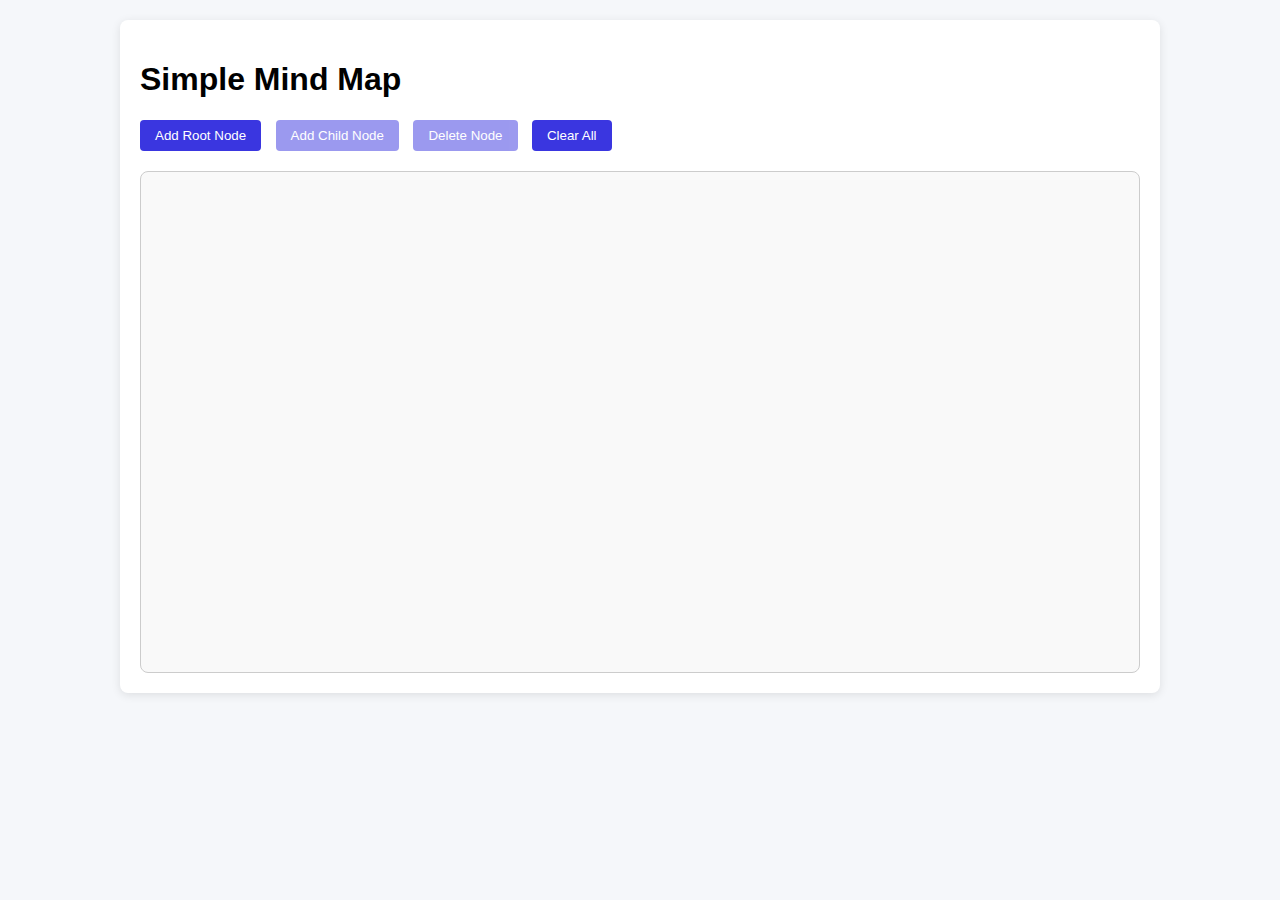
<file: simple-mindmap-test.html>
<!DOCTYPE html>
<html lang="en">
<head>
    <meta charset="UTF-8">
    <meta name="viewport" content="width=device-width, initial-scale=1.0">
    <title>Simple Mind Map Test</title>
    <style>
        body {
            font-family: Arial, sans-serif;
            margin: 0;
            padding: 20px;
            background-color: #f5f7fa;
        }
        
        .container {
            max-width: 1000px;
            margin: 0 auto;
            padding: 20px;
            background-color: white;
            border-radius: 8px;
            box-shadow: 0 2px 10px rgba(0, 0, 0, 0.1);
        }
        
        button {
            background-color: #3a36e0;
            color: white;
            border: none;
            padding: 8px 15px;
            margin: 0 10px 20px 0;
            border-radius: 4px;
            cursor: pointer;
        }
        
        button:disabled {
            opacity: 0.5;
            cursor: not-allowed;
        }
        
        .mindmap-container {
            height: 500px;
            border: 1px solid #ccc;
            border-radius: 8px;
            position: relative;
            overflow: auto;
            background-color: #f9f9f9;
        }
        
        .mindmap-node {
            position: absolute;
            padding: 10px 15px;
            background-color: #3a36e0;
            color: white;
            border-radius: 8px;
            min-width: 100px;
            text-align: center;
            cursor: pointer;
            user-select: none;
            box-shadow: 0 2px 5px rgba(0,0,0,0.2);
            z-index: 10;
        }
        
        .mindmap-node.root-node {
            background-color: #7e74f1;
            border-radius: 50%;
            width: 150px;
            height: 150px;
            display: flex;
            align-items: center;
            justify-content: center;
        }
        
        .mindmap-node.selected {
            box-shadow: 0 0 0 3px white, 0 0 0 5px #3a36e0;
        }
    </style>
</head>
<body>
    <div class="container">
        <h1>Simple Mind Map</h1>
        <div>
            <button id="add-root-btn">Add Root Node</button>
            <button id="add-child-btn" disabled>Add Child Node</button>
            <button id="delete-btn" disabled>Delete Node</button>
            <button id="clear-btn">Clear All</button>
        </div>
        <div id="mindmap-container" class="mindmap-container"></div>
    </div>

    <script>
        // Global variables
        let nodes = [];
        let connections = [];
        let selectedNode = null;
        let nodeCounter = 1;

        // DOM elements
        const container = document.getElementById('mindmap-container');
        const addRootBtn = document.getElementById('add-root-btn');
        const addChildBtn = document.getElementById('add-child-btn');
        const deleteBtn = document.getElementById('delete-btn');
        const clearBtn = document.getElementById('clear-btn');

        // Initialize
        function init() {
            // Clear everything
            container.innerHTML = '';
            nodes = [];
            connections = [];
            selectedNode = null;
            nodeCounter = 1;
            
            // Create SVG for connections
            const svg = document.createElementNS('http://www.w3.org/2000/svg', 'svg');
            svg.style.position = 'absolute';
            svg.style.top = '0';
            svg.style.left = '0';
            svg.style.width = '100%';
            svg.style.height = '100%';
            svg.style.pointerEvents = 'none';
            svg.style.zIndex = '1';
            svg.id = 'connections-svg';
            container.appendChild(svg);
            
            // Update buttons
            updateButtons();
        }

        // Add root node
        function addRootNode() {
            // Create node data
            const node = {
                id: nodeCounter++,
                text: 'Main Topic',
                x: (container.offsetWidth / 2) - 75,
                y: (container.offsetHeight / 2) - 75,
                isRoot: true,
                parentId: null
            };
            
            // Add to array
            nodes.push(node);
            
            // Create DOM element
            createNodeElement(node);
            
            // Select the node
            selectNode(node.id);
            
            console.log('Root node added:', node);
        }

        // Add child node
        function addChildNode() {
            if (!selectedNode) return;
            
            // Calculate position (random offset from parent)
            const offsetX = Math.random() * 100 + 150;
            const offsetY = Math.random() * 160 - 80;
            
            // Create node data
            const node = {
                id: nodeCounter++,
                text: 'New Idea',
                x: selectedNode.x + offsetX,
                y: selectedNode.y + offsetY,
                isRoot: false,
                parentId: selectedNode.id
            };
            
            // Add to arrays
            nodes.push(node);
            connections.push({
                from: selectedNode.id,
                to: node.id
            });
            
            // Create DOM element
            createNodeElement(node);
            
            // Update connections
            drawConnections();
            
            // Select the new node
            selectNode(node.id);
            
            console.log('Child node added:', node);
        }

        // Delete node
        function deleteNode() {
            if (!selectedNode) return;
            
            // Find all descendants
            const nodesToDelete = findNodeAndDescendants(selectedNode.id);
            
            // Remove connections
            connections = connections.filter(conn => 
                !nodesToDelete.includes(conn.from) && !nodesToDelete.includes(conn.to));
            
            // Remove nodes
            nodes = nodes.filter(node => !nodesToDelete.includes(node.id));
            
            // Remove DOM elements
            nodesToDelete.forEach(nodeId => {
                const element = document.querySelector(`.mindmap-node[data-id="${nodeId}"]`);
                if (element) element.remove();
            });
            
            // Clear selection
            selectedNode = null;
            
            // Update UI
            drawConnections();
            updateButtons();
            
            console.log('Nodes deleted:', nodesToDelete);
        }

        // Find a node and all its descendants
        function findNodeAndDescendants(nodeId) {
            const result = [nodeId];
            
            // Find direct children
            const children = nodes.filter(n => n.parentId === nodeId);
            
            // Recursively add all descendants
            children.forEach(child => {
                result.push(...findNodeAndDescendants(child.id));
            });
            
            return result;
        }

        // Create a node element in the DOM
        function createNodeElement(node) {
            // Create element
            const element = document.createElement('div');
            element.className = 'mindmap-node';
            if (node.isRoot) element.classList.add('root-node');
            element.setAttribute('data-id', node.id);
            element.textContent = node.text;
            
            // Position
            element.style.left = node.x + 'px';
            element.style.top = node.y + 'px';
            
            // Event handlers
            element.addEventListener('click', (e) => {
                e.stopPropagation();
                selectNode(node.id);
            });
            
            element.addEventListener('dblclick', (e) => {
                e.stopPropagation();
                editNodeText(node.id);
            });
            
            // Add dragging
            setupDragging(element, node);
            
            // Add to DOM
            container.appendChild(element);
        }

        // Make nodes draggable
        function setupDragging(element, node) {
            let isDragging = false;
            let startX, startY;
            let startNodeX, startNodeY;
            
            element.addEventListener('mousedown', (e) => {
                isDragging = true;
                startX = e.clientX;
                startY = e.clientY;
                startNodeX = node.x;
                startNodeY = node.y;
                element.style.zIndex = '100';
            });
            
            document.addEventListener('mousemove', (e) => {
                if (!isDragging) return;
                
                // Calculate new position
                const dx = e.clientX - startX;
                const dy = e.clientY - startY;
                
                // Update node data
                node.x = startNodeX + dx;
                node.y = startNodeY + dy;
                
                // Update DOM
                element.style.left = node.x + 'px';
                element.style.top = node.y + 'px';
                
                // Update connections
                drawConnections();
            });
            
            document.addEventListener('mouseup', () => {
                if (isDragging) {
                    element.style.zIndex = '10';
                    isDragging = false;
                }
            });
        }

        // Edit node text
        function editNodeText(nodeId) {
            const node = nodes.find(n => n.id === nodeId);
            if (!node) return;
            
            const element = document.querySelector(`.mindmap-node[data-id="${nodeId}"]`);
            if (!element) return;
            
            const currentText = node.text;
            
            // Create input
            const input = document.createElement('input');
            input.type = 'text';
            input.value = currentText;
            input.style.width = '90%';
            input.style.padding = '5px';
            input.style.textAlign = 'center';
            input.style.border = 'none';
            input.style.borderRadius = '4px';
            
            // Replace text with input
            const originalContent = element.innerHTML;
            element.innerHTML = '';
            element.appendChild(input);
            
            // Focus and select
            input.focus();
            input.select();
            
            function saveText() {
                const newText = input.value.trim() || currentText;
                node.text = newText;
                element.innerHTML = newText;
            }
            
            // Event handlers
            input.addEventListener('blur', saveText);
            input.addEventListener('keydown', (e) => {
                if (e.key === 'Enter') saveText();
                if (e.key === 'Escape') element.innerHTML = originalContent;
            });
        }

        // Select a node
        function selectNode(nodeId) {
            // Find node
            selectedNode = nodes.find(n => n.id === nodeId);
            
            // Update UI
            document.querySelectorAll('.mindmap-node').forEach(el => {
                el.classList.remove('selected');
            });
            
            const element = document.querySelector(`.mindmap-node[data-id="${nodeId}"]`);
            if (element) {
                element.classList.add('selected');
            }
            
            // Update buttons
            updateButtons();
        }

        // Draw all connections
        function drawConnections() {
            const svg = document.getElementById('connections-svg');
            if (!svg) return;
            
            // Clear
            svg.innerHTML = '';
            
            // Draw each connection
            connections.forEach(conn => {
                const fromNode = nodes.find(n => n.id === conn.from);
                const toNode = nodes.find(n => n.id === conn.to);
                
                if (!fromNode || !toNode) return;
                
                // Calculate centers
                let fromX, fromY, toX, toY;
                
                if (fromNode.isRoot) {
                    fromX = fromNode.x + 75;
                    fromY = fromNode.y + 75;
                } else {
                    fromX = fromNode.x + 60;
                    fromY = fromNode.y + 20;
                }
                
                if (toNode.isRoot) {
                    toX = toNode.x + 75;
                    toY = toNode.y + 75;
                } else {
                    toX = toNode.x + 60;
                    toY = toNode.y + 20;
                }
                
                // Create line
                const line = document.createElementNS('http://www.w3.org/2000/svg', 'line');
                line.setAttribute('x1', fromX);
                line.setAttribute('y1', fromY);
                line.setAttribute('x2', toX);
                line.setAttribute('y2', toY);
                line.setAttribute('stroke', '#7e74f1');
                line.setAttribute('stroke-width', '2');
                
                svg.appendChild(line);
            });
        }

        // Update button states
        function updateButtons() {
            addChildBtn.disabled = !selectedNode;
            deleteBtn.disabled = !selectedNode;
        }

        // Set up event handlers
        addRootBtn.addEventListener('click', addRootNode);
        addChildBtn.addEventListener('click', addChildNode);
        deleteBtn.addEventListener('click', deleteNode);
        clearBtn.addEventListener('click', init);
        
        // Clear selection when clicking on background
        container.addEventListener('click', (e) => {
            if (e.target === container) {
                selectedNode = null;
                document.querySelectorAll('.mindmap-node').forEach(el => {
                    el.classList.remove('selected');
                });
                updateButtons();
            }
        });

        // Initialize
        init();
    </script>
</body>
</html>
</file>
<file: styles/animations.css>
/* Animation library for CodeCircuit */

/* General animations */
@keyframes fadeIn {
    from { opacity: 0; }
    to { opacity: 1; }
}

@keyframes fadeInUp {
    from { opacity: 0; transform: translateY(20px); }
    to { opacity: 1; transform: translateY(0); }
}

@keyframes fadeInDown {
    from { opacity: 0; transform: translateY(-20px); }
    to { opacity: 1; transform: translateY(0); }
}

@keyframes fadeInLeft {
    from { opacity: 0; transform: translateX(-20px); }
    to { opacity: 1; transform: translateX(0); }
}

@keyframes fadeInRight {
    from { opacity: 0; transform: translateX(20px); }
    to { opacity: 1; transform: translateX(0); }
}

@keyframes slideDown {
    from { transform: translateY(-100%); }
    to { transform: translateY(0); }
}

@keyframes slideUp {
    from { transform: translateY(100%); }
    to { transform: translateY(0); }
}

@keyframes pulse {
    from { transform: scale(1); }
    to { transform: scale(1.05); }
}

@keyframes spin {
    from { transform: rotate(0deg); }
    to { transform: rotate(360deg); }
}

@keyframes shimmer {
    0% { background-position: -1000px 0; }
    100% { background-position: 1000px 0; }
}

@keyframes bounce {
    0%, 100% { transform: translateY(0); }
    50% { transform: translateY(-10px); }
}

@keyframes shake {
    0%, 100% { transform: translateX(0); }
    25% { transform: translateX(-5px); }
    75% { transform: translateX(5px); }
}

/* Loading spinner for transitions */
.loading-spinner {
    display: inline-block;
    width: 40px;
    height: 40px;
    border: 4px solid rgba(255, 255, 255, 0.3);
    border-radius: 50%;
    border-top-color: var(--accent-color);
    animation: spin 1s ease-in-out infinite;
}

/* Loading overlay */
.body.loading:after {
    content: '';
    position: fixed;
    top: 0;
    left: 0;
    width: 100%;
    height: 100%;
    background-color: rgba(255, 255, 255, 0.3);
    z-index: 9999;
    display: flex;
    justify-content: center;
    align-items: center;
}

/* Animation utility classes */
.animate-fadeIn { animation: fadeIn 0.5s ease forwards; }
.animate-fadeInUp { animation: fadeInUp 0.5s ease forwards; }
.animate-fadeInDown { animation: fadeInDown 0.5s ease forwards; }
.animate-fadeInLeft { animation: fadeInLeft 0.5s ease forwards; }
.animate-fadeInRight { animation: fadeInRight 0.5s ease forwards; }
.animate-pulse { animation: pulse 2s infinite alternate; }
.animate-bounce { animation: bounce 2s infinite ease-in-out; }
.animate-shake { animation: shake 0.5s ease-in-out; }

/* Animation delays */
.delay-100 { animation-delay: 100ms; }
.delay-200 { animation-delay: 200ms; }
.delay-300 { animation-delay: 300ms; }
.delay-400 { animation-delay: 400ms; }
.delay-500 { animation-delay: 500ms; }

/* Animation durations */
.duration-300 { animation-duration: 300ms; }
.duration-500 { animation-duration: 500ms; }
.duration-700 { animation-duration: 700ms; }
.duration-1000 { animation-duration: 1000ms; }
</file>
<file: styles/main.css>
/* Main CSS File */
:root {
    /* Common colors across themes */
    --success-color: #2ecc71;
    --warning-color: #f39c12;
    --danger-color: #e74c3c;
}

/* Light theme (default) */
:root, :root.light-theme {
    --primary-color: #3a36e0;
    --primary-color-rgb: 58, 54, 224;
    --secondary-color: #52a2f7;
    --secondary-color-rgb: 82, 162, 247;
    --accent-color: #7e74f1;
    --accent-color-rgb: 126, 116, 241;
    --text-color: #333;
    --light-text: #666;
    --lighter-text: #999;
    --light-bg: #f5f7fa;
    --bg-color: #ffffff;
    --border-color: #e1e4e8;
    --border-color-rgb: 225, 228, 232;
    --card-bg: #ffffff;
    --input-bg: #ffffff;
    --shadow: 0 2px 10px rgba(0, 0, 0, 0.05);
    --hover-shadow: 0 5px 15px rgba(0, 0, 0, 0.1);
    --nav-bg: linear-gradient(135deg, var(--primary-color), var(--secondary-color));
    --code-bg: #f0f0f0;
}

/* Dark theme */
:root.dark-theme {
    --primary-color: #6c63ff;
    --primary-color-rgb: 108, 99, 255;
    --secondary-color: #7579e7;
    --secondary-color-rgb: 117, 121, 231;
    --accent-color: #9d95ff;
    --accent-color-rgb: 157, 149, 255;
    --text-color: #e0e0e0;
    --light-text: #b0b0b0;
    --lighter-text: #909090;
    --light-bg: #2a2a2a;
    --bg-color: #1a1a1a;
    --border-color: #3a3a3a;
    --border-color-rgb: 58, 58, 58;
    --card-bg: #2c2c2c;
    --input-bg: #2c2c2c;
    --shadow: 0 2px 10px rgba(0, 0, 0, 0.2);
    --hover-shadow: 0 5px 15px rgba(0, 0, 0, 0.3);
    --nav-bg: linear-gradient(135deg, #2d2b66, #373860);
    --code-bg: #2d2d2d;
}

* {
    margin: 0;
    padding: 0;
    box-sizing: border-box;
}

body {
    font-family: 'Roboto', sans-serif;
    color: var(--text-color);
    background-color: var(--light-bg);
    line-height: 1.6;
    transition: background-color 0.3s, color 0.3s;
}

header {
    background: var(--nav-bg);
    color: white;
    padding: 1.5rem 2rem;
    box-shadow: 0 4px 20px rgba(0, 0, 0, 0.15);
    position: sticky;
    top: 0;
    z-index: 1000;
    animation: slideDown 0.6s ease;
}

@keyframes slideDown {
    from { transform: translateY(-100%); opacity: 0; }
    to { transform: translateY(0); opacity: 1; }
}

.logo {
    margin-bottom: 1rem;
    text-align: center;
    animation: fadeIn 0.8s ease;
}

.logo h1 {
    font-family: 'Montserrat', sans-serif;
    font-weight: 700;
    font-size: 2.2rem;
    margin: 0;
    text-shadow: 0 2px 5px rgba(0, 0, 0, 0.2);
    animation: pulse 3s infinite ease-in-out alternate;
}

.logo p {
    font-size: 1rem;
    opacity: 0.9;
    margin-top: 0.3rem;
}

nav ul {
    display: flex;
    justify-content: center;
    gap: 0.8rem;
    list-style-type: none;
    flex-wrap: wrap;
    animation: fadeIn 1s ease;
}

nav ul li a {
    color: white;
    text-decoration: none;
    padding: 0.6rem 1.2rem;
    border-radius: 25px;
    font-size: 0.95rem;
    transition: all 0.3s ease;
    box-shadow: 0 2px 5px rgba(0, 0, 0, 0.1);
    animation: fadeIn 0.8s ease;
    position: relative;
}

nav ul li a:hover {
    background-color: rgba(255, 255, 255, 0.25);
    transform: translateY(-3px);
    box-shadow: 0 4px 8px rgba(0, 0, 0, 0.2);
}

nav ul li a.active {
    background-color: rgba(255, 255, 255, 0.3);
    font-weight: 500;
    box-shadow: 0 4px 10px rgba(0, 0, 0, 0.25);
}

nav ul li a::after {
    content: '';
    position: absolute;
    bottom: 0;
    left: 50%;
    width: 0;
    height: 2px;
    background-color: white;
    transition: all 0.3s ease;
    transform: translateX(-50%);
}

nav ul li a:hover::after {
    width: 80%;
}

main {
    max-width: 1200px;
    margin: 2rem auto;
    padding: 0 1rem;
}

.tool-section {
    background-color: var(--card-bg);
    border-radius: 12px;
    box-shadow: var(--shadow);
    padding: 2rem;
    margin-bottom: 2rem;
    display: none;
    transition: all 0.5s ease;
    opacity: 0;
    transform: translateY(20px);
}

.tool-section.active {
    display: block;
    opacity: 1;
    transform: translateY(0);
}

.tool-header {
    margin-bottom: 2rem;
    border-bottom: 1px solid var(--border-color);
    padding-bottom: 1rem;
}

.tool-header h2 {
    font-family: 'Montserrat', sans-serif;
    font-size: 1.8rem;
    margin-bottom: 0.5rem;
    color: var(--primary-color);
}

.tool-header p {
    color: var(--light-text);
}

.tool-content {
    min-height: 400px;
}

button {
    background-color: var(--primary-color);
    color: white;
    border: none;
    padding: 0.6rem 1.2rem;
    border-radius: 8px;
    cursor: pointer;
    font-size: 0.95rem;
    font-weight: 500;
    transition: all 0.3s ease;
    box-shadow: 0 2px 5px rgba(var(--primary-color-rgb), 0.3);
    position: relative;
    overflow: hidden;
}

button:hover {
    background-color: var(--accent-color);
    transform: translateY(-3px);
    box-shadow: 0 4px 10px rgba(var(--primary-color-rgb), 0.4);
}

button:active {
    transform: translateY(-1px);
    box-shadow: 0 2px 5px rgba(var(--primary-color-rgb), 0.3);
}

button:disabled {
    background-color: var(--lighter-text);
    cursor: not-allowed;
    transform: none;
    box-shadow: none;
}

button::after {
    content: '';
    position: absolute;
    top: 50%;
    left: 50%;
    width: 0;
    height: 0;
    background-color: rgba(255, 255, 255, 0.2);
    border-radius: 50%;
    transform: translate(-50%, -50%);
    transition: width 0.6s, height 0.6s;
    opacity: 0;
}

button:active::after {
    width: 300px;
    height: 300px;
    opacity: 1;
    transition: 0s;
}

input, select, textarea {
    border: 1px solid var(--border-color);
    padding: 0.7rem 1rem;
    border-radius: 8px;
    font-family: inherit;
    font-size: 0.95rem;
    background-color: var(--card-bg);
    color: var(--text-color);
    transition: all 0.3s ease;
    box-shadow: 0 1px 3px rgba(0, 0, 0, 0.05) inset;
}

input:focus, select:focus, textarea:focus {
    outline: none;
    border-color: var(--accent-color);
    box-shadow: 0 0 0 3px rgba(var(--accent-color-rgb), 0.15);
    transform: translateY(-1px);
}

input:hover, select:hover, textarea:hover {
    border-color: var(--accent-color);
}

footer {
    text-align: center;
    padding: 1.5rem;
    margin-top: 2rem;
    color: var(--light-text);
    border-top: 1px solid var(--border-color);
}

/* Theme Switcher Styles */
.theme-switch-container {
    position: absolute;
    top: 1rem;
    right: 1rem;
    display: flex;
    align-items: center;
}

.theme-switch {
    position: relative;
    display: inline-block;
    width: 60px;
    height: 30px;
    margin-left: 0.5rem;
}

.theme-switch input {
    opacity: 0;
    width: 0;
    height: 0;
}

.slider {
    position: absolute;
    cursor: pointer;
    top: 0;
    left: 0;
    right: 0;
    bottom: 0;
    background-color: rgba(255, 255, 255, 0.3);
    transition: .4s;
    border-radius: 34px;
}

.slider:before {
    position: absolute;
    content: "";
    height: 22px;
    width: 22px;
    left: 4px;
    bottom: 4px;
    background-color: white;
    transition: .4s;
    border-radius: 50%;
}

input:checked + .slider {
    background-color: rgba(0, 0, 0, 0.5);
}

input:checked + .slider:before {
    transform: translateX(30px);
}

.theme-label {
    color: white;
    margin-right: 0.5rem;
    font-size: 0.9rem;
}

.theme-icon {
    margin-left: 0.3rem;
    margin-right: 0.3rem;
}

/* Task List Styles */
.task-input-area {
    display: flex;
    gap: 0.5rem;
    margin-bottom: 1rem;
}

.task-input-area input {
    flex-grow: 1;
}

.task-progress {
    margin-bottom: 1.5rem;
}

.progress-bar {
    height: 10px;
    background-color: var(--border-color);
    border-radius: 5px;
    overflow: hidden;
    margin-bottom: 0.5rem;
}

.progress-filled {
    height: 100%;
    background-color: var(--success-color);
    transition: width 0.3s ease;
}

.progress-text {
    text-align: right;
    font-size: 0.85rem;
    color: var(--light-text);
}

.task-list-container {
    max-height: 400px;
    overflow-y: auto;
}

.task-list-container ul {
    list-style: none;
}

.task-item {
    padding: 0.8rem;
    border-left: 3px solid;
    margin-bottom: 0.5rem;
    background-color: var(--light-bg);
    border-radius: 0 4px 4px 0;
    display: flex;
    align-items: center;
    animation: fadeIn 0.3s ease;
    transition: background-color 0.3s;
}

.task-item.low {
    border-left-color: #3498db;
}

.task-item.medium {
    border-left-color: #f39c12;
}

.task-item.high {
    border-left-color: #e74c3c;
}

.task-checkbox {
    margin-right: 1rem;
    transform: scale(1.2);
}

.task-text {
    flex-grow: 1;
    margin-right: 1rem;
}

.task-text.completed {
    text-decoration: line-through;
    color: var(--lighter-text);
}

.task-delete {
    color: var(--danger-color);
    background: none;
    border: none;
    cursor: pointer;
    font-size: 1.2rem;
}

/* Sticky Notes Styles */
.sticky-notes-controls {
    display: flex;
    gap: 1rem;
    margin-bottom: 2rem;
    animation: fadeIn 0.5s ease;
    padding: 1rem;
    background-color: var(--card-bg);
    border-radius: 8px;
    box-shadow: var(--shadow);
}

.sticky-notes-controls select, 
.sticky-notes-controls button {
    transition: all 0.3s ease;
    transform-origin: center;
}

.sticky-notes-controls select:hover, 
.sticky-notes-controls button:hover {
    transform: translateY(-2px);
}

.sticky-notes-controls select:focus, 
.sticky-notes-controls button:focus {
    outline: 2px solid var(--accent-color);
    outline-offset: 2px;
}

.sticky-notes-controls button.active {
    animation: buttonPulse 0.3s ease;
}

@keyframes buttonPulse {
    0% { transform: scale(1); box-shadow: 0 0 0 rgba(var(--primary-color-rgb), 0); }
    50% { transform: scale(1.1); box-shadow: 0 0 10px rgba(var(--primary-color-rgb), 0.4); }
    100% { transform: scale(1); box-shadow: 0 0 0 rgba(var(--primary-color-rgb), 0); }
}

.sticky-notes-container {
    position: relative;
    min-height: 500px;
    border: 1px solid var(--border-color);
    border-radius: 8px;
    background-color: var(--light-bg);
    background-image: linear-gradient(45deg, rgba(var(--border-color-rgb, 225, 228, 232), 0.2) 25%, transparent 25%, transparent 75%, rgba(var(--border-color-rgb, 225, 228, 232), 0.2) 75%, rgba(var(--border-color-rgb, 225, 228, 232), 0.2)),
                      linear-gradient(45deg, rgba(var(--border-color-rgb, 225, 228, 232), 0.2) 25%, transparent 25%, transparent 75%, rgba(var(--border-color-rgb, 225, 228, 232), 0.2) 75%, rgba(var(--border-color-rgb, 225, 228, 232), 0.2));
    background-size: 40px 40px;
    background-position: 0 0, 20px 20px;
    background-blend-mode: multiply;
    overflow: hidden;
    padding: 1rem;
    box-shadow: inset 0 0 10px rgba(0, 0, 0, 0.1);
    transition: all 0.3s ease;
}

.sticky-note {
    width: 200px;
    height: 200px;
    padding: 1rem;
    position: absolute;
    box-shadow: var(--shadow);
    border-radius: 8px;
    overflow: visible;
    cursor: move;
    transition: all 0.3s ease;
    z-index: 10;
    animation: fadeInScale 0.4s ease;
    background-image: url('[data-uri]');
}

@keyframes fadeInScale {
    from { transform: scale(0.8) rotate(0deg); opacity: 0; }
    to { transform: scale(1) rotate(var(--random-rotation, 0deg)); opacity: 1; }
}

.sticky-note:hover {
    transform: translateY(-5px) rotate(1deg);
    box-shadow: 0 10px 20px rgba(0, 0, 0, 0.15);
    z-index: 20;
}

.sticky-note.dragging {
    opacity: 0.9;
    transform: scale(1.05) rotate(2deg);
    box-shadow: 0 12px 24px rgba(0, 0, 0, 0.2);
    z-index: 30;
}

.note-content {
    width: 100%;
    height: calc(100% - 30px);
    border: none;
    background-color: transparent;
    resize: none;
    font-family: 'Roboto', sans-serif;
    cursor: text;
    outline: none;
    z-index: 11;
    color: #000000;
    font-weight: 500;
    transition: all 0.3s ease;
    padding: 0.5rem;
    border-radius: 4px;
    line-height: 1.4;
    font-size: 0.95rem;
}

.note-content:focus {
    background-color: rgba(255, 255, 255, 0.3);
    box-shadow: inset 0 0 5px rgba(0, 0, 0, 0.05);
}

.note-controls {
    position: absolute;
    top: 0.5rem;
    right: 0.5rem;
    display: flex;
    gap: 0.5rem;
    z-index: 12;
    opacity: 0.6;
    transition: all 0.3s ease;
}

.sticky-note:hover .note-controls {
    opacity: 1;
}

.note-controls button {
    background: none;
    color: rgba(0, 0, 0, 0.5);
    padding: 0.2rem;
    border-radius: 50%;
    width: 28px;
    height: 28px;
    line-height: 1;
    transition: all 0.3s ease;
    cursor: pointer;
    box-shadow: none;
    position: relative;
    overflow: hidden;
}

.note-controls button:hover {
    background-color: rgba(0, 0, 0, 0.1);
    color: rgba(0, 0, 0, 0.8);
    transform: scale(1.1);
}

.note-controls button:active {
    transform: scale(0.95);
}

/* Dark theme adjustments for sticky notes */
:root.dark-theme .note-controls button {
    color: rgba(255, 255, 255, 0.5);
}

:root.dark-theme .note-controls button:hover {
    background-color: rgba(255, 255, 255, 0.1);
    color: rgba(255, 255, 255, 0.8);
}

/* Pomodoro Timer Styles */
.pomodoro-container {
    text-align: center;
    padding: 2rem;
    display: flex;
    flex-direction: column;
    align-items: center;
}

.timer-circle {
    position: relative;
    width: 350px;
    height: 350px;
    margin: 0 auto 2rem;
}

.timer-dial {
    position: relative;
    width: 100%;
    height: 100%;
}

.timer-progress-ring {
    position: relative;
    width: 100%;
    height: 100%;
    display: flex;
    align-items: center;
    justify-content: center;
}

.timer-svg {
    position: absolute;
    top: 0;
    left: 0;
    transform: rotate(-90deg);
}

.timer-path-elapsed {
    stroke: var(--light-bg);
    fill: none;
}

.timer-path-remaining {
    stroke: var(--primary-color);
    fill: none;
    stroke-linecap: round;    transform-origin: center;
    transition: stroke-dashoffset 0.3s ease;
    stroke-dasharray: 879;  /* 2 * PI * r = 2 * 3.14159 * 140 */
    stroke-dashoffset: 0;
    animation: pulse 2s infinite ease-in-out;
}

@keyframes pulse {
    0% {
        stroke-width: 10;
    }
    50% {
        stroke-width: 12;
    }
    100% {
        stroke-width: 10;
    }
}

.timer-display {
    position: relative;
    font-size: 4.5rem; /* Slightly smaller to accommodate larger numbers */
    font-family: monospace;
    font-weight: bold;
    color: var(--text-color);
    display: flex;
    justify-content: center;
    align-items: center;
    width: 100%;
    height: 100%;
    letter-spacing: -1px; /* Tighten spacing for wider numbers */
    animation: fadeIn 0.5s ease-in-out;
}

.timer-presets {
    display: flex;
    justify-content: center;
    gap: 1rem;
    margin-bottom: 1.5rem;
}

.preset-btn {
    background-color: var(--light-bg);
    color: var(--text-color);
    border: 2px solid var(--border-color);
    padding: 0.5rem 1rem;
    border-radius: 25px;
    font-weight: 500;
    transition: all 0.3s ease;
}

.preset-btn:hover {
    background-color: var(--border-color);
    transform: scale(1.05);
}

.preset-btn.active {
    background-color: var(--secondary-color);
    color: white;
    border-color: var(--secondary-color);
}

.timer-mode {
    display: flex;
    justify-content: center;
    gap: 1rem;
    margin-bottom: 2rem;
}

.timer-mode button {
    background-color: var(--border-color);
    color: var(--text-color);
    transition: all 0.3s ease;
    border-radius: 25px;
}

.timer-mode button.active-mode {
    background-color: var(--primary-color);
    color: white;
    transform: scale(1.05);
}

.timer-controls {
    display: flex;
    justify-content: center;
    gap: 1rem;
    margin-bottom: 1.5rem;
}

.timer-controls button {
    min-width: 100px;
    border-radius: 25px;
    transition: all 0.3s ease;
}

.timer-controls button:hover:not([disabled]) {
    transform: scale(1.1);
}

.timer-custom {
    display: flex;
    justify-content: center;
    align-items: center;
    gap: 1rem;
}

.timer-custom input {
    width: 150px;
    text-align: center;
    border-radius: 25px;
    padding: 0.5rem 1rem;
}

#set-custom-time {
    border-radius: 25px;
}

/* Markdown Notes Styles */
.markdown-container {
    display: grid;
    grid-template-columns: 1fr 1fr;
    gap: 2rem;
    margin-bottom: 1rem;
}

.markdown-editor, .markdown-preview {
    border: 1px solid var(--border-color);
    border-radius: 4px;
    height: 400px;
    overflow: auto;
    background-color: var(--card-bg);
}

.markdown-editor-header {
    display: flex;
    justify-content: flex-end;
    align-items: center;
    padding: 0.5rem 1rem;
    border-bottom: 1px solid var(--border-color);
    background-color: var(--light-bg);
}

.markdown-editor textarea {
    width: 100%;
    height: calc(100% - 40px); /* Adjust height to account for header */
    border: none;
    padding: 1rem;
    resize: none;
    font-family: monospace;
    background-color: var(--card-bg);
    color: var(--text-color);
}

.markdown-preview {
    padding: 1rem;
}

.word-count {
    color: var(--light-text);
    font-size: 0.9rem;
    font-weight: 500;
    background-color: var(--card-bg);
    padding: 0.3rem 0.8rem;
    border-radius: 4px;
    box-shadow: var(--shadow);
}

.markdown-controls {
    display: flex;
    justify-content: flex-end;
    gap: 1rem;
}

/* Weekly Calendar Styles */
.calendar-controls {
    display: flex;
    justify-content: center;
    align-items: center;
    gap: 1rem;
    margin-bottom: 1.5rem;
    animation: fadeIn 0.5s ease;
}

#current-week-display {
    font-size: 1.2rem;
    font-weight: 500;
    min-width: 200px;
    text-align: center;
    background-color: var(--card-bg);
    padding: 0.5rem 1rem;
    border-radius: 8px;
    box-shadow: var(--shadow);
    transition: all 0.3s ease;
}

.calendar-action-buttons {
    display: flex;
    gap: 0.5rem;
    margin-left: 1rem;
}

.calendar-controls button {
    border-radius: 50%;
    width: 40px;
    height: 40px;
    display: flex;
    align-items: center;
    justify-content: center;
    transition: all 0.3s ease;
}

.calendar-controls button:hover {
    transform: scale(1.1);
}

.calendar-container {
    display: flex;
    margin-bottom: 1.5rem;
    border: 1px solid var(--border-color);
    border-radius: 12px;
    overflow: hidden;
    box-shadow: var(--shadow);
    animation: fadeIn 0.5s ease;
    background-color: var(--card-bg);
}

.time-labels {
    width: 80px;
    border-right: 1px solid var(--border-color);
    background-color: rgba(var(--primary-color-rgb), 0.05);
    padding-top: 70px; /* Add padding to align with day columns */
}

.time-slot {
    height: 60px;
    padding: 0.5rem;
    border-bottom: 1px solid var(--border-color);
    font-size: 0.8rem;
    display: flex;
    align-items: center;
    justify-content: center;
    font-weight: 500;
}

.calendar-grid {
    flex-grow: 1;
    display: grid;
    grid-template-columns: repeat(7, 1fr);
}

.day-column {
    border-right: 1px solid var(--border-color);
    transition: background-color 0.3s ease;
}

.day-column:last-child {
    border-right: none;
}

.day-column:hover {
    background-color: rgba(var(--primary-color-rgb), 0.03);
}

.day-header {
    text-align: center;
    padding: 0.8rem 0.5rem;
    border-bottom: 1px solid var(--border-color);
    font-weight: 600;
    position: sticky;
    top: 0;
    background-color: var(--card-bg);
    z-index: 5;
    box-shadow: 0 2px 4px rgba(0, 0, 0, 0.05);
}

.day-header.today {
    background-color: rgba(var(--primary-color-rgb), 0.1);
    color: var(--primary-color);
}

.day-content {
    height: 660px; /* 11 time slots of 60px each */
    position: relative;
    transition: all 0.3s ease;
}

.time-cell {
    height: 60px;
    border-bottom: 1px solid var(--border-color);
    position: relative;
    transition: background-color 0.3s ease;
}

.time-cell:hover {
    background-color: rgba(var(--primary-color-rgb), 0.05);
}

.time-cell.current-hour {
    background-color: rgba(var(--primary-color-rgb), 0.08);
    border-left: 3px solid var(--primary-color);
}

.time-cell.drop-target {
    background-color: rgba(var(--accent-color-rgb), 0.15);
    outline: 2px dashed var(--accent-color);
}

.drop-target-column {
    background-color: rgba(var(--accent-color-rgb), 0.15);
    transition: background-color 0.2s ease;
}

.calendar-task {
    position: absolute;
    left: 2px;
    right: 2px;
    background-color: var(--accent-color);
    border-radius: 8px;
    color: white;
    padding: 0.5rem;
    font-size: 0.85rem;
    cursor: move;
    z-index: 10;
    overflow: hidden;
    text-overflow: ellipsis;
    box-shadow: var(--shadow);
    transition: transform 0.2s ease, box-shadow 0.2s ease, opacity 0.3s ease;
    animation: fadeInUp 0.4s ease;
    display: flex;
    flex-direction: column;
}

.calendar-task:hover {
    transform: translateY(-2px);
    box-shadow: var(--hover-shadow);
    z-index: 20;
}

.calendar-task.dragging {
    opacity: 0.8;
    transform: scale(1.05);
    box-shadow: 0 6px 14px rgba(0, 0, 0, 0.3);
    z-index: 100;
}

.calendar-task.highlight {
    animation: pulse-highlight 2s ease;
}

@keyframes pulse-highlight {
    0%, 100% { box-shadow: 0 2px 5px rgba(var(--primary-color-rgb), 0.3); }
    50% { box-shadow: 0 5px 15px rgba(var(--primary-color-rgb), 0.7); }
}

.calendar-task-title {
    font-weight: 500;
    white-space: nowrap;
    overflow: hidden;
    text-overflow: ellipsis;
    margin-bottom: 0.3rem;
}

.calendar-task-time {
    font-size: 0.75rem;
    opacity: 0.8;
}

.calendar-task-actions {
    position: absolute;
    bottom: 3px;
    right: 3px;
    display: flex;
    gap: 5px;
    opacity: 0;
    transition: opacity 0.2s ease;
}

.calendar-task:hover .calendar-task-actions {
    opacity: 1;
}

.calendar-task-action {
    width: 20px;
    height: 20px;
    border-radius: 50%;
    background-color: rgba(255, 255, 255, 0.3);
    display: flex;
    align-items: center;
    justify-content: center;
    cursor: pointer;
    transition: all 0.2s ease;
    font-size: 0.7rem;
}

.calendar-task-action:hover {
    background-color: rgba(255, 255, 255, 0.5);
    transform: scale(1.1);
}

.resize-handle {
    position: absolute;
    bottom: 0;
    left: 0;
    right: 0;
    height: 6px;
    cursor: ns-resize;
    background: rgba(255, 255, 255, 0.2);
    border-radius: 0 0 8px 8px;
}

.resize-handle:hover, 
.resize-handle:active {
    background: rgba(255, 255, 255, 0.4);
}

/* Modal styles for event editing */
.modal-overlay {
    position: fixed;
    top: 0;
    left: 0;
    width: 100%;
    height: 100%;
    background-color: rgba(0, 0, 0, 0.5);
    display: flex;
    justify-content: center;
    align-items: center;
    z-index: 1000;
    animation: fadeIn 0.2s ease;
}

.event-edit-modal {
    background-color: var(--card-bg);
    padding: 1.5rem;
    border-radius: 12px;
    box-shadow: 0 10px 25px rgba(0, 0, 0, 0.2);
    width: 350px;
    animation: scaleIn 0.3s ease;
}

@keyframes scaleIn {
    from { transform: scale(0.9); opacity: 0; }
    to { transform: scale(1); opacity: 1; }
}

.selected-cell {
    position: relative;
}

.selected-cell::after {
    content: '';
    position: absolute;
    top: 0;
    left: 0;
    right: 0;
    bottom: 0;
    border: 2px dashed var(--accent-color);
    pointer-events: none;
    animation: pulseBorder 1.5s infinite alternate;
}

@keyframes pulseBorder {
    from { opacity: 0.3; }
    to { opacity: 0.8; }
}

.calendar-task-title {
    font-weight: 500;
    white-space: nowrap;
    overflow: hidden;
    text-overflow: ellipsis;
    margin-bottom: 0.3rem;
}

.calendar-task-time {
    font-size: 0.75rem;
    opacity: 0.8;
}

.calendar-task-actions {
    position: absolute;
    bottom: 3px;
    right: 3px;
    display: flex;
    gap: 5px;
    opacity: 0;
    transition: opacity 0.2s ease;
}

.calendar-task:hover .calendar-task-actions {
    opacity: 1;
}

.calendar-task-action {
    width: 20px;
    height: 20px;
    border-radius: 50%;
    background-color: rgba(255, 255, 255, 0.3);
    display: flex;
    align-items: center;
    justify-content: center;
    cursor: pointer;
    transition: all 0.2s ease;
    font-size: 0.7rem;
}

.calendar-task-action:hover {
    background-color: rgba(255, 255, 255, 0.5);
    transform: scale(1.1);
}

.task-creation {
    display: flex;
    gap: 0.5rem;
    margin-top: 1rem;
    animation: fadeIn 0.5s ease;
    background-color: var(--card-bg);
    padding: 1rem;
    border-radius: 8px;
    box-shadow: var(--shadow);
}

/* Time Zone Converter Styles */
.timezone-container {
    display: flex;
    align-items: center;
    gap: 1.5rem;
    flex-wrap: wrap;
    justify-content: center;
    padding: 2rem;
    animation: fadeIn 0.5s ease;
}

.timezone-input, .timezone-output {
    display: flex;
    flex-direction: column;
    gap: 0.5rem;    min-width: 250px;
    transition: all 0.3s ease;
    background-color: var(--card-bg);
    padding: 1.5rem;
    border-radius: 12px;
    box-shadow: var(--shadow);
}

.timezone-input:hover, .timezone-output:hover {
    transform: translateY(-5px);
    box-shadow: var(--hover-shadow);
}

.timezone-input input, .timezone-output input,
.timezone-input select, .timezone-output select {
    transition: all 0.3s ease;
    border-radius: 8px;
    padding: 0.75rem;
}

.timezone-input input:focus, .timezone-output input:focus,
.timezone-input select:focus, .timezone-output select:focus {
    transform: scale(1.02);
    box-shadow: 0 0 0 2px var(--accent-color);
}

.timezone-equals {
    font-size: 2rem;
    width: 60px;
    height: 60px;
    display: flex;
    align-items: center;    justify-content: center;
    border-radius: 50%;
    background-color: var(--accent-color);
    color: white;
    position: relative;
    transition: all 0.5s ease;
    animation: pulse 2s infinite alternate;
}

/* JSON Viewer Styles */
.json-container {
    display: grid;
    grid-template-columns: 1fr 1fr;
    gap: 2rem;
    margin-bottom: 1rem;
}

.json-editor, .json-viewer {
    border: 1px solid var(--border-color);
    border-radius: 4px;
    height: 400px;
    overflow: auto;
}

.json-editor textarea {
    width: 100%;
    height: 100%;
    border: none;
    padding: 1rem;
    resize: none;
    font-family: monospace;
}

.json-viewer {
    padding: 1rem;
}

.json-controls {
    display: flex;
    justify-content: flex-end;
    gap: 0.5rem;
}

.collapsible {
    cursor: pointer;
    user-select: none;
}

.collapsible-content {
    margin-left: 20px;
}

.json-key {
    color: var(--primary-color);
}

.json-string {
    color: #2ecc71;
}

.json-number {
    color: #e74c3c;
}

.json-boolean {
    color: #9b59b6;
}

.json-null {
    color: #7f8c8d;
}

/* Mind Map Styles */
.mindmap-controls {
    margin-bottom: 2rem;
    display: flex;
    gap: 1rem;
    flex-wrap: wrap;
}

.mindmap-container {
    min-height: 600px;
    border: 1px solid var(--border-color);
    border-radius: 12px;
    padding: 2rem;
    overflow: auto;
    position: relative;
    background-color: var(--light-bg);
    box-shadow: inset 0 0 20px rgba(0, 0, 0, 0.05);
    transition: all 0.3s ease;
}

.mindmap-node {
    position: absolute;
    padding: 0.8rem 1.5rem;
    border-radius: 8px;
    cursor: pointer;
    user-select: none;
    box-shadow: var(--shadow);
    transition: transform 0.2s ease, box-shadow 0.2s ease, opacity 0.3s ease;
    z-index: 10;
    animation: fadeIn 0.4s ease;
    min-width: 120px;
    display: flex;
    justify-content: center;
    align-items: center;
    text-align: center;
    background-color: var(--card-bg);
    border: 2px solid var(--primary-color);
    color: var(--text-color);
}

/* Root node styling */
.mindmap-node.root-node {
    background-color: #FFA500; /* Orange */
    color: white;
    border-radius: 50%;
    width: 150px;
    height: 150px;
    font-size: 1.2rem;
    font-weight: 600;
    box-shadow: 0 5px 15px rgba(255, 165, 0, 0.4);
    animation: pulse 2s infinite alternate;
}

/* Main idea nodes (direct children of root) */
.node.main-idea {
    background-color: #F6BD16; /* Light orange */
    color: #333;
    border-radius: 10px;
    font-size: 1.1rem;
    font-weight: 500;
    box-shadow: 0 4px 10px rgba(246, 189, 22, 0.3);
}

/* Sub-idea nodes (children of main ideas) */
.node.sub-idea {
    background-color: #5B8FF9; /* Blue */
    color: white;
    border-radius: 8px;
    font-size: 1rem;
    box-shadow: 0 3px 8px rgba(91, 143, 249, 0.3);
}

.node:hover {
    transform: scale(1.02);
    box-shadow: 0 4px 8px rgba(0, 0, 0, 0.2);
}

.node.selected {
    transform: scale(1.1);
    box-shadow: 0 0 15px rgba(var(--primary-color-rgb), 0.6);
    animation: pulse 1.5s infinite alternate;
}

.node-connection {
    position: absolute;
    z-index: 5;
    transform-origin: 0 0;
    height: 3px;
    border-radius: 3px;
    box-shadow: 0 0 3px rgba(0, 0, 0, 0.2);
    opacity: 0.8;
    transition: all 0.3s ease;
    pointer-events: none; /* Ensure connections don't block mouse events */
}

.node-connection.root-connection {
    height: 5px;
    background: linear-gradient(to right, #FFA500, #F6BD16);
}

.node-connection.idea-connection {
    height: 4px;
    background: linear-gradient(to right, #F6BD16, #5B8FF9);
}

.node-connection:hover {
    height: 6px;
    opacity: 1;
}

.node-text {
    min-width: 100px;
    text-align: center;
    word-wrap: break-word; /* Allow text wrapping */
    padding: 0.3rem;
    font-family: 'Montserrat', sans-serif;
}

.node-input {
    background: none;
    border: none;
    text-align: center;
    width: 100%;
    color: inherit;
    font-family: 'Montserrat', sans-serif;
}

.node-input:focus {
    outline: none;
}

/* Mind map search styles */
.mindmap-search {
    display: flex;
    align-items: center;
    margin-right: 10px;
    background-color: var(--bg-color);
    border-radius: 20px;
    padding: 2px 10px;
    box-shadow: var(--shadow);
}

.mindmap-search input {
    border: none;
    background: transparent;
    padding: 5px;
    width: 180px;
    color: var(--text-color);
    outline: none;
}

.mindmap-search button {
    background: none;
    border: none;
    color: var(--light-text);
    cursor: pointer;
    transition: color 0.3s ease;
}

.mindmap-search button:hover {
    color: var(--primary-color);
}

.mindmap-search-highlight {
    background-color: rgba(var(--accent-color-rgb), 0.2);
    box-shadow: 0 0 8px rgba(var(--accent-color-rgb), 0.6);
    animation: pulse 2s infinite;
}

@keyframes pulse {
    0% {
        box-shadow: 0 0 0 0 rgba(var(--accent-color-rgb), 0.6);
    }
    70% {
        box-shadow: 0 0 0 10px rgba(var(--accent-color-rgb), 0);
    }
    100% {
        box-shadow: 0 0 0 0 rgba(var(--accent-color-rgb), 0);
    }
}

/* Mind Map Enhancements */
.node.dragging {
    cursor: move;
    z-index: 100;
    box-shadow: 0 5px 15px rgba(var(--primary-color-rgb), 0.5);
    opacity: 0.9;
    transition: none;
}

.mindmap-search-highlight {
    box-shadow: 0 0 0 3px rgba(var(--accent-color-rgb), 0.8);
    animation: pulse 1.5s infinite alternate;
}

@keyframes pulse {
    0% { box-shadow: 0 0 0 3px rgba(var(--accent-color-rgb), 0.4); }
    100% { box-shadow: 0 0 0 6px rgba(var(--accent-color-rgb), 0.7); }
}

/* Snippet Manager Styles */
.snippets-container {
    display: grid;
    grid-template-columns: 300px 1fr;
    gap: 2rem;
    height: 500px;
    animation: fadeIn 0.5s ease;
}

.snippets-list {
    border: 1px solid var(--border-color);
    border-radius: 12px;
    overflow: hidden;
    display: flex;
    flex-direction: column;
    box-shadow: var(--shadow);
    transition: all 0.3s ease;
}

.snippets-list:hover {
    box-shadow: var(--hover-shadow);
}

.snippets-filter {
    padding: 1rem;
    border-bottom: 1px solid var(--border-color);
    display: flex;
    flex-direction: column;
    gap: 0.75rem;
    background-color: rgba(var(--primary-color-rgb), 0.05);
}

.snippets-filter input, .snippets-filter select {
    border-radius: 8px;
    padding: 0.6rem;
    transition: all 0.3s ease;
}

.snippets-filter input:focus, .snippets-filter select:focus {
    box-shadow: 0 0 0 2px var(--accent-color);
    transform: translateY(-2px);
}

.snippets-items {
    overflow-y: auto;
    flex-grow: 1;
    animation: fadeIn 0.5s ease;
}

.snippet-item {
    padding: 0.9rem;
    border-bottom: 1px solid var(--border-color);
    cursor: pointer;
    transition: all 0.3s ease;
    animation: fadeIn 0.3s ease;
    position: relative;
}

.snippet-item:hover {
    background-color: var(--light-bg);
    transform: translateX(5px);
    padding-left: 1.2rem;
}

.snippet-item.active {
    background-color: var(--primary-color);
    color: white;
    transform: translateX(0);
}

.snippet-item.active::before {
    content: '';
    position: absolute;
    left: 0;
    top: 0;
    height: 100%;
    width: 5px;
    background-color: var(--primary-color);
}

.snippet-title {
    font-weight: 600;
    margin-bottom: 0.4rem;
    transition: all 0.3s ease;
}

.snippet-item:hover .snippet-title {
    transform: translateX(3px);
}

.snippet-language {
    font-size: 0.8rem;
    color: var(--lighter-text);
    padding: 0.2rem 0.5rem;
    border-radius: 12px;
    display: inline-block;
    background-color: rgba(var(--primary-color-rgb), 0.1);
}

.snippet-editor {
    border: 1px solid var(--border-color);
    border-radius: 12px;
    padding: 1.2rem;
    display: flex;
    flex-direction: column;
    height: 100%;
    box-shadow: var(--shadow);
    transition: all 0.3s ease;
    animation: fadeIn 0.5s ease;
}

.snippet-editor:hover {
    box-shadow: var(--hover-shadow);
}

.snippet-form {
    display: flex;
    flex-direction: column;
    gap: 1.2rem;
    height: 100%;
}

.snippet-form input, .snippet-form select {
    width: 100%;
    border-radius: 8px;
    padding: 0.7rem;
    transition: all 0.3s ease;
    box-shadow: 0 2px 4px rgba(0, 0, 0, 0.05) inset;
}

.snippet-form input:focus, .snippet-form select:focus {
    box-shadow: 0 0 0 2px var(--accent-color);
    transform: translateY(-2px);
}

.snippet-form textarea {
    flex-grow: 1;
    font-family: monospace;
    resize: none;
    border-radius: 8px;
    padding: 1rem;
    transition: all 0.3s ease;
    line-height: 1.4;
    font-size: 1rem;
    box-shadow: 0 2px 4px rgba(0, 0, 0, 0.05) inset;
}

.snippet-form textarea:focus {
    box-shadow: 0 0 0 2px var(--accent-color);
}

.snippet-actions {
    display: flex;
    justify-content: flex-end;
    gap: 1rem;
}

.snippet-actions button {
    border-radius: 25px;
    padding: 0.6rem 1.5rem;
    min-width: 120px;
    transition: all 0.3s ease;
}

.snippet-actions button:hover {
    transform: translateY(-3px);
    box-shadow: 0 4px 8px rgba(0, 0, 0, 0.1);
}

/* Regex Tester Styles */
.regex-container {
    display: grid;
    grid-template-columns: 1fr 1fr;
    gap: 2rem;
    animation: fadeIn 0.5s ease;
}

.regex-input {
    display: flex;
    flex-direction: column;
    gap: 1.2rem;
    position: relative;
}

.regex-pattern {
    display: flex;
    align-items: center;
    background-color: var(--card-bg);
    padding: 0.3rem;
    border-radius: 30px;
    border: 1px solid var(--border-color);
    box-shadow: var(--shadow);
    transition: all 0.3s ease;
    overflow: hidden;
}

.regex-pattern:hover, .regex-pattern:focus-within {
    box-shadow: var(--hover-shadow);
    border-color: var(--accent-color);
    transform: translateY(-3px);
}

.regex-pattern input {
    flex-grow: 1;
    border: none;
    background: transparent;
    padding: 0.7rem;
}

.regex-pattern input:focus {
    outline: none;
    border: none;
}

.regex-pattern span {
    padding: 0 0.7rem;
    color: var(--accent-color);
    font-size: 1.2rem;
    font-weight: bold;
    user-select: none;
}

#regex-flags {
    width: 70px;
    border-left: 1px solid var(--border-color);
    text-align: center;
    transition: all 0.3s ease;
}

#regex-test-input {
    height: 300px;
    resize: none;
    border-radius: 12px;
    padding: 1rem;
    font-family: monospace;
    line-height: 1.5;
    transition: all 0.3s ease;
    box-shadow: var(--shadow);
}

#regex-test-input:focus {
    box-shadow: var(--hover-shadow);
    transform: translateY(-3px);
    border-color: var(--accent-color);
}

.regex-output {
    display: flex;
    flex-direction: column;
    gap: 1.2rem;
    animation: fadeIn 0.5s ease;
}

.regex-results, .regex-matches {
    border: 1px solid var(--border-color);
    border-radius: 12px;
    padding: 1.2rem;
    overflow: auto;
    transition: all 0.3s ease;
    box-shadow: var(--shadow);
    background-color: var(--card-bg);
}

.regex-results:hover, .regex-matches:hover {
    box-shadow: var(--hover-shadow);
}

.regex-results {
    flex-grow: 1;
    max-height: 200px;
}

.regex-highlighted {
    margin-top: 1rem;
    font-family: monospace;
    white-space: pre-wrap;
    word-break: break-all;
    line-height: 1.5;
}

.regex-match {
    background-color: rgba(46, 204, 113, 0.3);
    border-radius: 3px;
    padding: 0 2px;
    animation: highlight-pulse 1.5s ease infinite alternate;
}

@keyframes highlight-pulse {
    from { background-color: rgba(46, 204, 113, 0.3); }
    to { background-color: rgba(46, 204, 113, 0.6); }
}

.regex-matches {
    flex-grow: 1;
}

.regex-matches-list {
    margin-top: 0.8rem;
    font-family: monospace;
}

.regex-match-item {
    padding: 0.5rem 0.8rem;
    border-bottom: 1px solid var(--border-color);
    transition: all 0.2s ease;
    border-radius: 4px;
    animation: fadeIn 0.3s ease;
}

.regex-match-item:hover {
    background-color: rgba(var(--primary-color-rgb), 0.05);
    transform: translateX(5px);
}

/* Keyboard Shortcuts Tooltip */
.shortcuts-info {
    position: relative;
    margin-top: 0.5rem;
}

.help-btn {
    background-color: transparent;
    color: var(--lighter-text);
    border: 1px solid var(--border-color);
    padding: 0.4rem 0.8rem;
    font-size: 0.85rem;
    display: flex;
    align-items: center;
    gap: 0.5rem;
    box-shadow: none;
    transition: all 0.2s ease;
}

.help-btn:hover {
    color: var(--accent-color);
    border-color: var(--accent-color);
    background-color: rgba(var(--accent-color-rgb), 0.05);
}

.help-btn i {
    font-size: 0.9rem;
}

.shortcuts-tooltip {
    position: absolute;
    top: 100%;
    left: 0;
    background-color: var(--card-bg);
    border: 1px solid var(--border-color);
    border-radius: 8px;
    padding: 1rem;
    width: 300px;
    box-shadow: var(--shadow);
    z-index: 100;
    opacity: 0;
    visibility: hidden;
    transform: translateY(10px);
    transition: all 0.3s ease;
}

.shortcuts-tooltip.visible {
    opacity: 1;
    visibility: visible;
    transform: translateY(5px);
}

.shortcuts-tooltip h4 {
    margin-top: 0;
    margin-bottom: 0.5rem;
    color: var(--accent-color);
    font-size: 1rem;
}

.shortcuts-tooltip ul {
    margin: 0;
    padding: 0 0 0 1rem;
    list-style-type: square;
}

.shortcuts-tooltip li {
    margin-bottom: 0.5rem;
    font-size: 0.9rem;
    color: var(--text-color);
}

.shortcuts-tooltip kbd {
    display: inline-block;
    background-color: var(--light-bg);
    border: 1px solid var(--border-color);
    border-radius: 3px;
    padding: 0.1rem 0.4rem;
    font-family: monospace;
    font-size: 0.8rem;
    box-shadow: 0 1px 1px rgba(0, 0, 0, 0.1);
    margin: 0 0.2rem;
}

.tooltip-arrow {
    position: absolute;
    top: -8px;
    left: 20px;
    width: 16px;
    height: 8px;
    overflow: hidden;
}

.tooltip-arrow:after {
    content: '';
    position: absolute;
    width: 14px;
    height: 14px;
    background-color: var(--card-bg);
    border: 1px solid var(--border-color);
    transform: rotate(45deg);
    top: 4px;
    left: 0;
}

/* Animations */
@keyframes fadeIn {
    from { opacity: 0; transform: translateY(10px); }
    to { opacity: 1; transform: translateY(0); }
}

@keyframes pulse {
    from { transform: scale(1); box-shadow: 0 0 0 rgba(var(--primary-color-rgb), 0.4); }
    to { transform: scale(1.05); box-shadow: 0 0 10px rgba(var(--primary-color-rgb), 0.7); }
}

@keyframes spin {
    from { transform: rotate(0deg); }
    to { transform: rotate(360deg); }
}

@keyframes shimmer {
    0% { background-position: -1000px 0; }
    100% { background-position: 1000px 0; }
}

/* Responsive Styles */
@media (max-width: 768px) {
    .markdown-container,
    .json-container,
    .regex-container {
        grid-template-columns: 1fr;
    }

    .snippets-container {
        grid-template-columns: 1fr;
    }

    .timezone-container {
        flex-direction: column;
    }
}

/* Time Zone Converter Enhancements */
.timezone-container {
    display: flex;
    flex-direction: column;
    gap: 25px;
    padding: 25px;
    background-color: var(--card-bg);
    border-radius: 12px;
    box-shadow: var(--shadow);
    max-width: 600px;
    margin: 0 auto;
}

.timezone-input, .timezone-output {
    display: flex;
    flex-direction: column;
    gap: 15px;
    width: 100%;
    transition: all 0.3s ease;
}

.timezone-output input {
    font-weight: bold;
    color: var(--accent-color);
}

#time-output {
    background-color: rgba(var(--accent-color-rgb), 0.07);
    border: 1px solid rgba(var(--accent-color-rgb), 0.3);
    padding: 12px;
    border-radius: 8px;
}

.timezone-equals {
    display: flex;
    justify-content: center;
    align-items: center;
    width: 40px;
    height: 40px;
    border-radius: 50%;
    background-color: var(--light-bg);
    margin: 0 auto;
    transition: all 0.5s ease;
}

#convert-time-btn {
    padding: 12px;
    font-size: 1.1em;
    margin-top: 10px;
}

/* Calendar Touch Enhancements */
.calendar-task.dragging {
    cursor: move;
    opacity: 0.8;
    z-index: 100;
    box-shadow: 0 8px 16px rgba(0, 0, 0, 0.2);
}

/* Mobile responsiveness improvements */
@media (max-width: 768px) {
    .timezone-container {
        padding: 15px;
    }
    
    .timezone-input, .timezone-output {
        gap: 10px;
    }
    
    #convert-time-btn {
        padding: 10px;
    }
    
    .mindmap-controls {
        flex-wrap: wrap;
        justify-content: center;
        gap: 8px;
    }
    
    .mindmap-controls button {
        padding: 8px;
        font-size: 0.9em;
    }
    
    .calendar-controls {
        flex-wrap: wrap;
        justify-content: center;
        gap: 10px;
    }
    
    .calendar-task-actions {
        display: flex;
        opacity: 1;
    }
    
    /* Increase touch target sizes */
    .node, .resize-handle, .calendar-task-action, .timezone-equals {
        min-height: 44px;
        min-width: 44px;
    }
    
    /* Hide some extra info on small screens */
    .time-indicators, .tooltip-text {
        display: none;
    }
    
    /* Make notification more visible on mobile */
    .notification {
        padding: 15px;
        font-size: 1.1em;
    }
}

/* Improved animations for nodes */
.node {
    transition: transform 0.2s ease, box-shadow 0.2s ease, opacity 0.3s ease;
}

.node:hover {
    transform: scale(1.02);
    box-shadow: 0 4px 8px rgba(0, 0, 0, 0.2);
}

.node.highlight {
    animation: node-pulse 1s ease infinite alternate;
}

@keyframes node-pulse {
    0% { box-shadow: 0 0 5px rgba(var(--primary-color-rgb), 0.7); }
    100% { box-shadow: 0 0 15px rgba(var(--primary-color-rgb), 0.9); }
}
</file>
<file: tools/json-viewer/styles/json-viewer.css>
/* JSON Viewer specific styles */
</file>
<file: tools/mindmap/styles/mindmap.css>
/* Mind Map Specific Styles */
.mindmap-container {
    min-height: 600px;
    border: 1px solid var(--border-color);
    border-radius: 12px;
    padding: 2rem;
    overflow: auto;
    position: relative;
    background-color: var(--light-bg);
    box-shadow: inset 0 0 20px rgba(0, 0, 0, 0.05);
    transition: all 0.3s ease;
    display: block !important; /* Ensure it's displayed as block */
    width: 100%;
    height: 500px;
    margin-top: 20px;
}

.mindmap-node {
    position: absolute;
    padding: 0.8rem 1.5rem;
    border-radius: 8px;
    cursor: pointer;
    user-select: none;
    box-shadow: var(--shadow);
    transition: transform 0.2s ease, box-shadow 0.2s ease, opacity 0.3s ease;
    z-index: 10;
    animation: fadeIn 0.4s ease;
    min-width: 120px;
    background-color: var(--primary-color);
    color: white;
    display: flex;
    justify-content: center;
    align-items: center;
    text-align: center;
}

/* Root node styling */
.mindmap-node.root-node {
    background-color: var(--accent-color);
    color: white;
    border-radius: 50%;
    width: 150px;
    height: 150px;
    font-size: 1.2rem;
    font-weight: 600;
    box-shadow: 0 5px 15px rgba(0, 0, 0, 0.2);
}

.mindmap-node:hover {
    transform: scale(1.05);
    box-shadow: 0 4px 8px rgba(0, 0, 0, 0.2);
}

.mindmap-node.selected {
    transform: scale(1.1);
    box-shadow: 0 0 15px rgba(var(--primary-color-rgb), 0.6);
    outline: 2px solid white;
}

.mindmap-node-content {
    width: 100%;
    text-align: center;
    word-wrap: break-word;
}

.mindmap-node-edit {
    background: white;
    border: none;
    padding: 5px;
    width: 90%;
    text-align: center;
    border-radius: 4px;
    color: #333;
}

.mindmap-node.dragging {
    opacity: 0.8;
    z-index: 100;
}

.mindmap-connections {
    position: absolute;
    top: 0;
    left: 0;
    width: 100%;
    height: 100%;
    pointer-events: none;
    z-index: 5;
}

.mindmap-connection {
    stroke: var(--accent-color);
    stroke-width: 2px;
}

.mindmap-connection.highlighted {
    stroke: var(--primary-color);
    stroke-width: 3px;
    filter: drop-shadow(0 0 3px var(--primary-color));
}

.mindmap-search-highlight {
    box-shadow: 0 0 10px var(--accent-color);
    animation: highlightPulse 1.5s infinite alternate;
}

@keyframes highlightPulse {
    from { box-shadow: 0 0 5px var(--accent-color); }
    to { box-shadow: 0 0 15px var(--accent-color); }
}
</file>
<file: tools/pomodoro/styles/pomodoro.css>
/* Pomodoro Timer specific styles */
</file>
<file: tools/regex/styles/regex.css>
/* Regex Tester specific styles */
</file>
<file: tools/sticky-notes/styles/sticky-notes.css>
/* Sticky Notes specific styles */
</file>
<file: tools/task-list/styles/task-list.css>
/* Create a tool CSS file for each tool */
.task-list.css, .sticky-notes.css, .pomodoro.css, .markdown.css, .json-viewer.css, .regex.css, .snippets.css {
    /* Default styles specific to each tool */
    padding: 1rem;
}
</file>
<file: tools/timezone/styles/timezone.css>
/* Timezone Converter specific styles */

.timezone-container {
    display: flex;
    flex-direction: row;
    align-items: center;
    gap: 1rem;
    margin-bottom: 2rem;
}

.timezone-input,
.timezone-output {
    flex: 1;
    display: flex;
    flex-direction: column;
    gap: 0.5rem;
}

.timezone-equals {
    display: flex;
    justify-content: center;
    align-items: center;
    font-size: 1.5rem;
    padding: 0 1rem;
    cursor: pointer;
    transition: all 0.2s ease;
}

.timezone-equals:hover {
    color: var(--primary-color);
    transform: scale(1.1);
}

#from-timezone,
#to-timezone {
    width: 100%;
    padding: 0.75rem;
    border: 1px solid var(--border-color);
    border-radius: 0.5rem;
    font-family: inherit;
    font-size: 0.9rem;
    background-color: var(--input-bg);
    color: var(--text-color);
    appearance: auto;
    -webkit-appearance: menulist;
    -moz-appearance: menulist;
}

/* Ensure options in the dropdown have proper contrast in dark mode */
#from-timezone option,
#to-timezone option {
    background-color: var(--input-bg);
    color: var(--text-color);
}

/* Custom styles for dark mode select dropdowns */
:root.dark-theme #from-timezone,
:root.dark-theme #to-timezone {
    background-color: var(--input-bg);
    color: var(--text-color);
    border-color: var(--border-color);
}

/* Ensure dropdown options are styled correctly in dark mode */
:root.dark-theme #from-timezone option,
:root.dark-theme #to-timezone option {
    background-color: var(--card-bg);
    color: var(--text-color);
}

/* Time difference display */
#time-diff-display {
    margin-top: 0.75rem;
    padding: 0.5rem;
    border-radius: 0.5rem;
    background-color: rgba(var(--primary-color-rgb), 0.1);
    color: var(--primary-color);
    text-align: center;
    font-weight: bold;
    font-size: 0.9rem;
    transition: all 0.3s ease;
}

#time-input,
#time-output {
    width: 100%;
    padding: 0.75rem;
    border: 1px solid var(--border-color);
    border-radius: 0.5rem;
    font-family: inherit;
    font-size: 0.9rem;
    background-color: var(--input-bg);
    color: var(--text-color);
}

#time-output {
    background-color: var(--card-bg);
    border: 1px dashed var(--border-color);
}

/* Additional timezone conversion section styles */
.timezone-action-row {
    display: flex;
    align-items: center;
    justify-content: space-between;
    margin-top: 1rem;
}

.time-copy-btn {
    opacity: 0.7;
    cursor: pointer;
    transition: opacity 0.2s ease;
}

.time-copy-btn:hover {
    opacity: 1;
}

/* Time format options */
.time-format-options {
    margin-top: 1.5rem;
    display: flex;
    flex-wrap: wrap;
    gap: 0.5rem;
}

.time-format-option {
    padding: 0.35rem 0.8rem;
    background-color: var(--card-bg);
    border: 1px solid var(--border-color);
    border-radius: 1rem;
    font-size: 0.85rem;
    cursor: pointer;
    transition: all 0.2s ease;
}

.time-format-option:hover {
    background-color: rgba(var(--primary-color-rgb), 0.1);
    border-color: var(--primary-color);
}

.time-format-option.active {
    background-color: var(--primary-color);
    color: white;
    border-color: var(--primary-color);
}

/* Time difference display styling */
#time-diff-display {
    margin-top: 0.75rem;
    padding: 0.5rem;
    font-size: 0.9rem;
    text-align: center;
    color: var(--accent-color);
    font-weight: 500;
    border-top: 1px dashed var(--border-color);
}
</file>
<file: styles/dashboard.css>
/* Dashboard styles */
.tools-dashboard {
    padding: 2rem;
    max-width: 1200px;
    margin: 0 auto;
}

.tools-dashboard h2 {
    text-align: center;
    margin-bottom: 2rem;
    font-size: 2rem;
    color: var(--text-color);
}

.tools-grid {
    display: grid;
    grid-template-columns: repeat(auto-fill, minmax(300px, 1fr));
    gap: 1.5rem;
}

.tool-card {
    display: flex;
    flex-direction: column;
    align-items: center;
    padding: 1.5rem;
    background-color: var(--card-bg);
    border-radius: 8px;
    box-shadow: 0 4px 8px rgba(0, 0, 0, 0.1);
    transition: transform 0.3s ease, box-shadow 0.3s ease;
    text-decoration: none;
    color: var(--text-color);
}

.tool-card:hover {
    transform: translateY(-5px);
    box-shadow: 0 6px 12px rgba(0, 0, 0, 0.15);
}

.tool-icon {
    font-size: 2.5rem;
    margin-bottom: 1rem;
    color: var(--primary-color);
}

.tool-card h3 {
    font-size: 1.25rem;
    margin-bottom: 0.5rem;
    text-align: center;
}

.tool-card p {
    font-size: 0.9rem;
    text-align: center;
    color: var(--text-secondary);
}

/* Responsive adjustments */
@media (max-width: 768px) {
    .tools-grid {
        grid-template-columns: repeat(auto-fill, minmax(250px, 1fr));
    }
}

@media (max-width: 480px) {
    .tools-grid {
        grid-template-columns: 1fr;
    }
    
    .tools-dashboard {
        padding: 1rem;
    }
}
</file>
